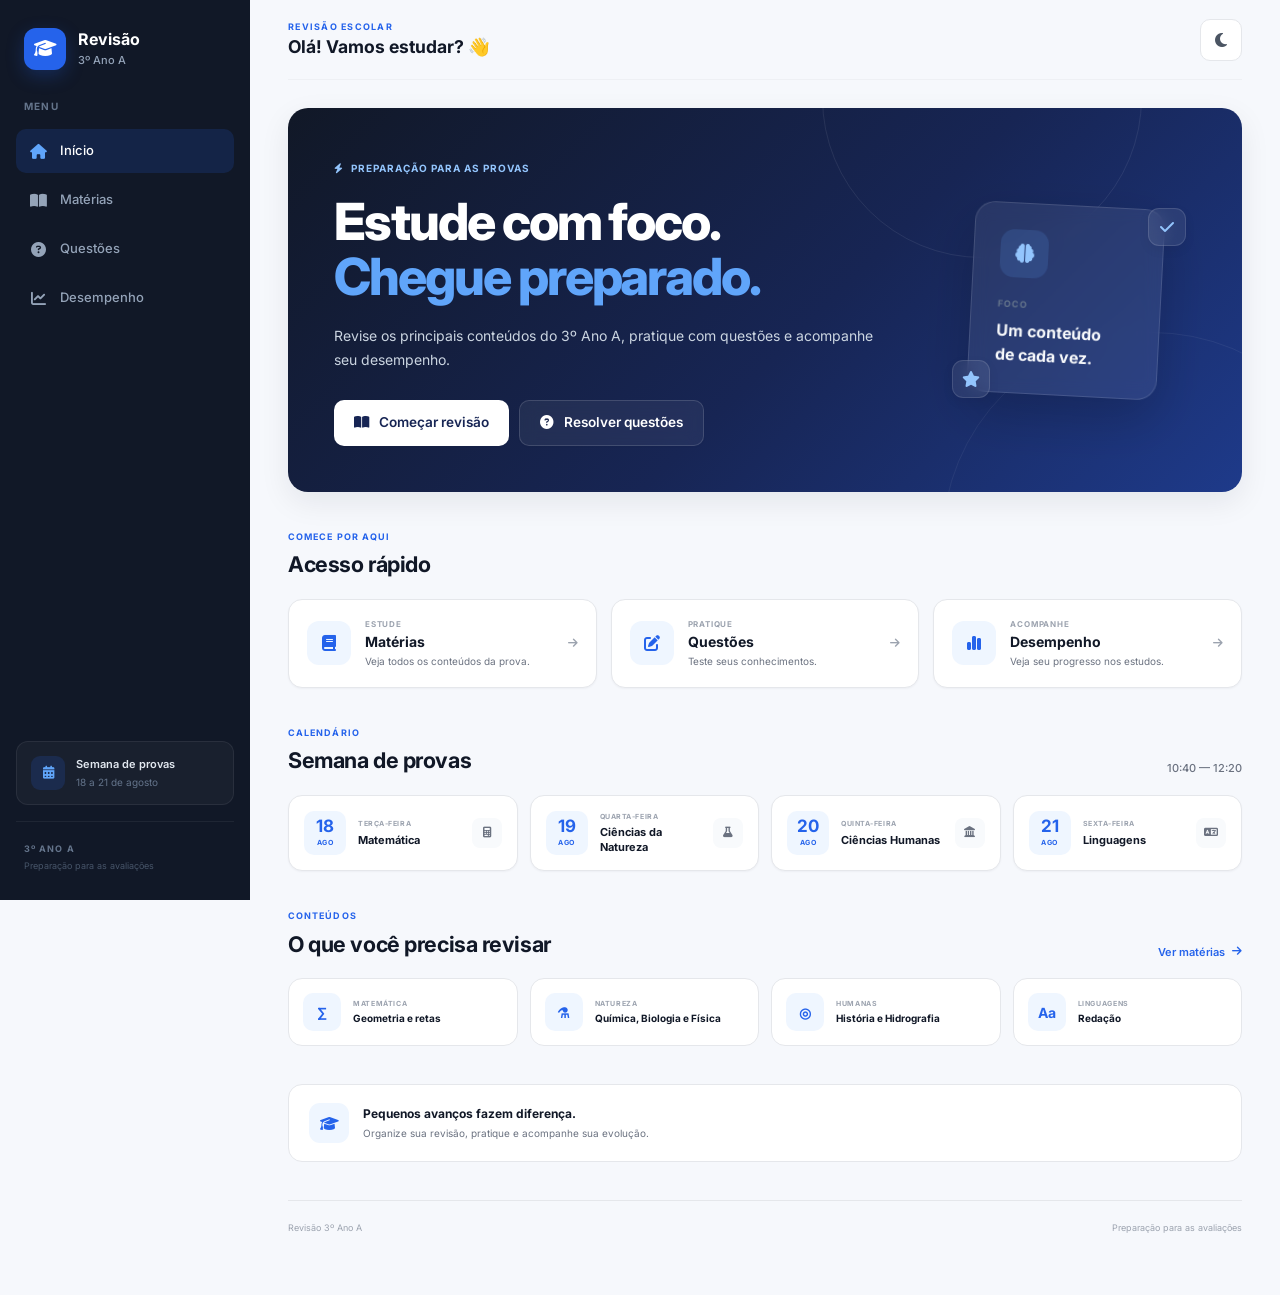
<file: index.html>
<!DOCTYPE html>
<html lang="pt-BR">
<head>
    <meta charset="UTF-8">
    <meta name="viewport" content="width=device-width, initial-scale=1.0">

    <title>Revisão 3º Ano A</title>

    <!-- Fontes -->
    <link rel="preconnect" href="https://fonts.googleapis.com">
    <link rel="preconnect" href="https://fonts.gstatic.com" crossorigin>

    <link
        href="https://fonts.googleapis.com/css2?family=Inter:wght@400;500;600;700;800&display=swap"
        rel="stylesheet"
    >

    <!-- Font Awesome -->
    <link
        rel="stylesheet"
        href="https://cdnjs.cloudflare.com/ajax/libs/font-awesome/6.5.2/css/all.min.css"
    >

    <!-- CSS -->
    <link rel="stylesheet" href="reset.css">
    <link rel="stylesheet" href="variables.css">
    <link rel="stylesheet" href="components.css">
    <link rel="stylesheet" href="style.css">
</head>

<body>

    <!-- =========================================
         APLICAÇÃO
    ========================================== -->

    <div class="app">

        <!-- =====================================
             SIDEBAR
        ====================================== -->

        <aside class="sidebar">

            <!-- Logo -->
            <div class="sidebar-logo">

                <div class="logo-icon">
                    <i class="fa-solid fa-graduation-cap"></i>
                </div>

                <div class="logo-text">
                    <strong>Revisão</strong>
                    <span>3º Ano A</span>
                </div>

            </div>


            <!-- Navegação -->
            <nav class="sidebar-nav">

                <p class="nav-title">MENU</p>

                <a href="index.html" class="nav-item active">
                    <i class="fa-solid fa-house"></i>
                    <span>Início</span>
                </a>

                <a href="materias.html" class="nav-item">
                    <i class="fa-solid fa-book-open"></i>
                    <span>Matérias</span>
                </a>

                <a href="questoes.html" class="nav-item">
                    <i class="fa-solid fa-circle-question"></i>
                    <span>Questões</span>
                </a>

                <a href="desempenho.html" class="nav-item">
                    <i class="fa-solid fa-chart-line"></i>
                    <span>Desempenho</span>
                </a>

            </nav>


            <!-- Informações da prova -->
            <div class="sidebar-exam">

                <div class="exam-icon">
                    <i class="fa-solid fa-calendar-days"></i>
                </div>

                <div>
                    <strong>Semana de provas</strong>
                    <span>18 a 21 de agosto</span>
                </div>

            </div>


            <!-- Rodapé -->
            <div class="sidebar-footer">
                <span>3º ANO A</span>
                <small>Preparação para as avaliações</small>
            </div>

        </aside>


        <!-- =====================================
             CONTEÚDO PRINCIPAL
        ====================================== -->

        <main class="main-content">

            <!-- Cabeçalho -->
            <header class="topbar">

                <div class="mobile-menu">
                    <button id="menuToggle" aria-label="Abrir menu">
                        <i class="fa-solid fa-bars"></i>
                    </button>
                </div>

                <div class="topbar-title">
                    <span>REVISÃO ESCOLAR</span>
                    <h1>Olá! Vamos estudar? 👋</h1>
                </div>

                <div class="topbar-actions">

                    <button
                        class="icon-button"
                        id="themeToggle"
                        aria-label="Alterar tema"
                        title="Alterar tema"
                    >
                        <i class="fa-solid fa-moon"></i>
                    </button>

                </div>

            </header>


            <!-- =================================
                 HERO
            ================================== -->

            <section class="hero">

                <div class="hero-content">

                    <span class="hero-label">
                        <i class="fa-solid fa-bolt"></i>
                        PREPARAÇÃO PARA AS PROVAS
                    </span>

                    <h2>
                        Estude com foco.
                        <br>
                        <span>Chegue preparado.</span>
                    </h2>

                    <p>
                        Revise os principais conteúdos do 3º Ano A,
                        pratique com questões e acompanhe seu desempenho.
                    </p>

                    <div class="hero-actions">

                        <a href="materias.html" class="btn btn-primary">
                            <i class="fa-solid fa-book-open"></i>
                            Começar revisão
                        </a>

                        <a href="questoes.html" class="btn btn-secondary">
                            <i class="fa-solid fa-circle-question"></i>
                            Resolver questões
                        </a>

                    </div>

                </div>


                <!-- Elemento visual -->
                <div class="hero-visual">

                    <div class="hero-card">

                        <div class="hero-card-icon">
                            <i class="fa-solid fa-brain"></i>
                        </div>

                        <span>FOCO</span>

                        <strong>
                            Um conteúdo
                            <br>
                            de cada vez.
                        </strong>

                    </div>

                    <div class="floating-element floating-one">
                        <i class="fa-solid fa-check"></i>
                    </div>

                    <div class="floating-element floating-two">
                        <i class="fa-solid fa-star"></i>
                    </div>

                </div>

            </section>


            <!-- =================================
                 ACESSO RÁPIDO
            ================================== -->

            <section class="section">

                <div class="section-header">

                    <div>
                        <span class="section-label">COMECE POR AQUI</span>
                        <h2>Acesso rápido</h2>
                    </div>

                </div>


                <div class="quick-grid">

                    <!-- Matérias -->
                    <a href="materias.html" class="quick-card">

                        <div class="quick-icon">
                            <i class="fa-solid fa-book"></i>
                        </div>

                        <div class="quick-info">
                            <span>ESTUDE</span>
                            <h3>Matérias</h3>
                            <p>Veja todos os conteúdos da prova.</p>
                        </div>

                        <i class="fa-solid fa-arrow-right quick-arrow"></i>

                    </a>


                    <!-- Questões -->
                    <a href="questoes.html" class="quick-card">

                        <div class="quick-icon">
                            <i class="fa-solid fa-pen-to-square"></i>
                        </div>

                        <div class="quick-info">
                            <span>PRATIQUE</span>
                            <h3>Questões</h3>
                            <p>Teste seus conhecimentos.</p>
                        </div>

                        <i class="fa-solid fa-arrow-right quick-arrow"></i>

                    </a>


                    <!-- Desempenho -->
                    <a href="desempenho.html" class="quick-card">

                        <div class="quick-icon">
                            <i class="fa-solid fa-chart-simple"></i>
                        </div>

                        <div class="quick-info">
                            <span>ACOMPANHE</span>
                            <h3>Desempenho</h3>
                            <p>Veja seu progresso nos estudos.</p>
                        </div>

                        <i class="fa-solid fa-arrow-right quick-arrow"></i>

                    </a>

                </div>

            </section>


            <!-- =================================
                 CRONOGRAMA
            ================================== -->

            <section class="section">

                <div class="section-header">

                    <div>
                        <span class="section-label">CALENDÁRIO</span>
                        <h2>Semana de provas</h2>
                    </div>

                    <span class="section-info">
                        10:40 — 12:20
                    </span>

                </div>


                <div class="schedule-grid">

                    <!-- Matemática -->
                    <div class="schedule-card">

                        <div class="schedule-date">
                            <span>18</span>
                            <small>AGO</small>
                        </div>

                        <div class="schedule-info">
                            <span>TERÇA-FEIRA</span>
                            <h3>Matemática</h3>
                        </div>

                        <div class="schedule-icon">
                            <i class="fa-solid fa-calculator"></i>
                        </div>

                    </div>


                    <!-- Natureza -->
                    <div class="schedule-card">

                        <div class="schedule-date">
                            <span>19</span>
                            <small>AGO</small>
                        </div>

                        <div class="schedule-info">
                            <span>QUARTA-FEIRA</span>
                            <h3>Ciências da Natureza</h3>
                        </div>

                        <div class="schedule-icon">
                            <i class="fa-solid fa-flask"></i>
                        </div>

                    </div>


                    <!-- Humanas -->
                    <div class="schedule-card">

                        <div class="schedule-date">
                            <span>20</span>
                            <small>AGO</small>
                        </div>

                        <div class="schedule-info">
                            <span>QUINTA-FEIRA</span>
                            <h3>Ciências Humanas</h3>
                        </div>

                        <div class="schedule-icon">
                            <i class="fa-solid fa-landmark"></i>
                        </div>

                    </div>


                    <!-- Linguagens -->
                    <div class="schedule-card">

                        <div class="schedule-date">
                            <span>21</span>
                            <small>AGO</small>
                        </div>

                        <div class="schedule-info">
                            <span>SEXTA-FEIRA</span>
                            <h3>Linguagens</h3>
                        </div>

                        <div class="schedule-icon">
                            <i class="fa-solid fa-language"></i>
                        </div>

                    </div>

                </div>

            </section>


            <!-- =================================
                 CONTEÚDOS
            ================================== -->

            <section class="section">

                <div class="section-header">

                    <div>
                        <span class="section-label">CONTEÚDOS</span>
                        <h2>O que você precisa revisar</h2>
                    </div>

                    <a href="materias.html" class="section-link">
                        Ver matérias
                        <i class="fa-solid fa-arrow-right"></i>
                    </a>

                </div>


                <div class="subjects-overview">

                    <!-- Matemática -->
                    <a href="materias.html" class="subject-mini">

                        <div class="subject-mini-icon">
                            ∑
                        </div>

                        <div>
                            <span>MATEMÁTICA</span>
                            <strong>Geometria e retas</strong>
                        </div>

                    </a>


                    <!-- Natureza -->
                    <a href="materias.html" class="subject-mini">

                        <div class="subject-mini-icon">
                            ⚗
                        </div>

                        <div>
                            <span>NATUREZA</span>
                            <strong>Química, Biologia e Física</strong>
                        </div>

                    </a>


                    <!-- Humanas -->
                    <a href="materias.html" class="subject-mini">

                        <div class="subject-mini-icon">
                            ◎
                        </div>

                        <div>
                            <span>HUMANAS</span>
                            <strong>História e Hidrografia</strong>
                        </div>

                    </a>


                    <!-- Linguagens -->
                    <a href="materias.html" class="subject-mini">

                        <div class="subject-mini-icon">
                            Aa
                        </div>

                        <div>
                            <span>LINGUAGENS</span>
                            <strong>Redação</strong>
                        </div>

                    </a>

                </div>

            </section>


            <!-- =================================
                 FRASE FINAL
            ================================== -->

            <section class="motivation">

                <div class="motivation-icon">
                    <i class="fa-solid fa-graduation-cap"></i>
                </div>

                <div>
                    <strong>Pequenos avanços fazem diferença.</strong>
                    <p>
                        Organize sua revisão, pratique e acompanhe sua evolução.
                    </p>
                </div>

            </section>


            <!-- Rodapé -->
            <footer class="footer">

                <span>
                    Revisão 3º Ano A
                </span>

                <span>
                    Preparação para as avaliações
                </span>

            </footer>

        </main>

    </div>


    <!-- =========================================
         JAVASCRIPT
    ========================================== -->

    <script src="progresso.js"></script>
    <script src="questoes.js"></script>
    <script src="app.js"></script>

</body>
</html>
</file>
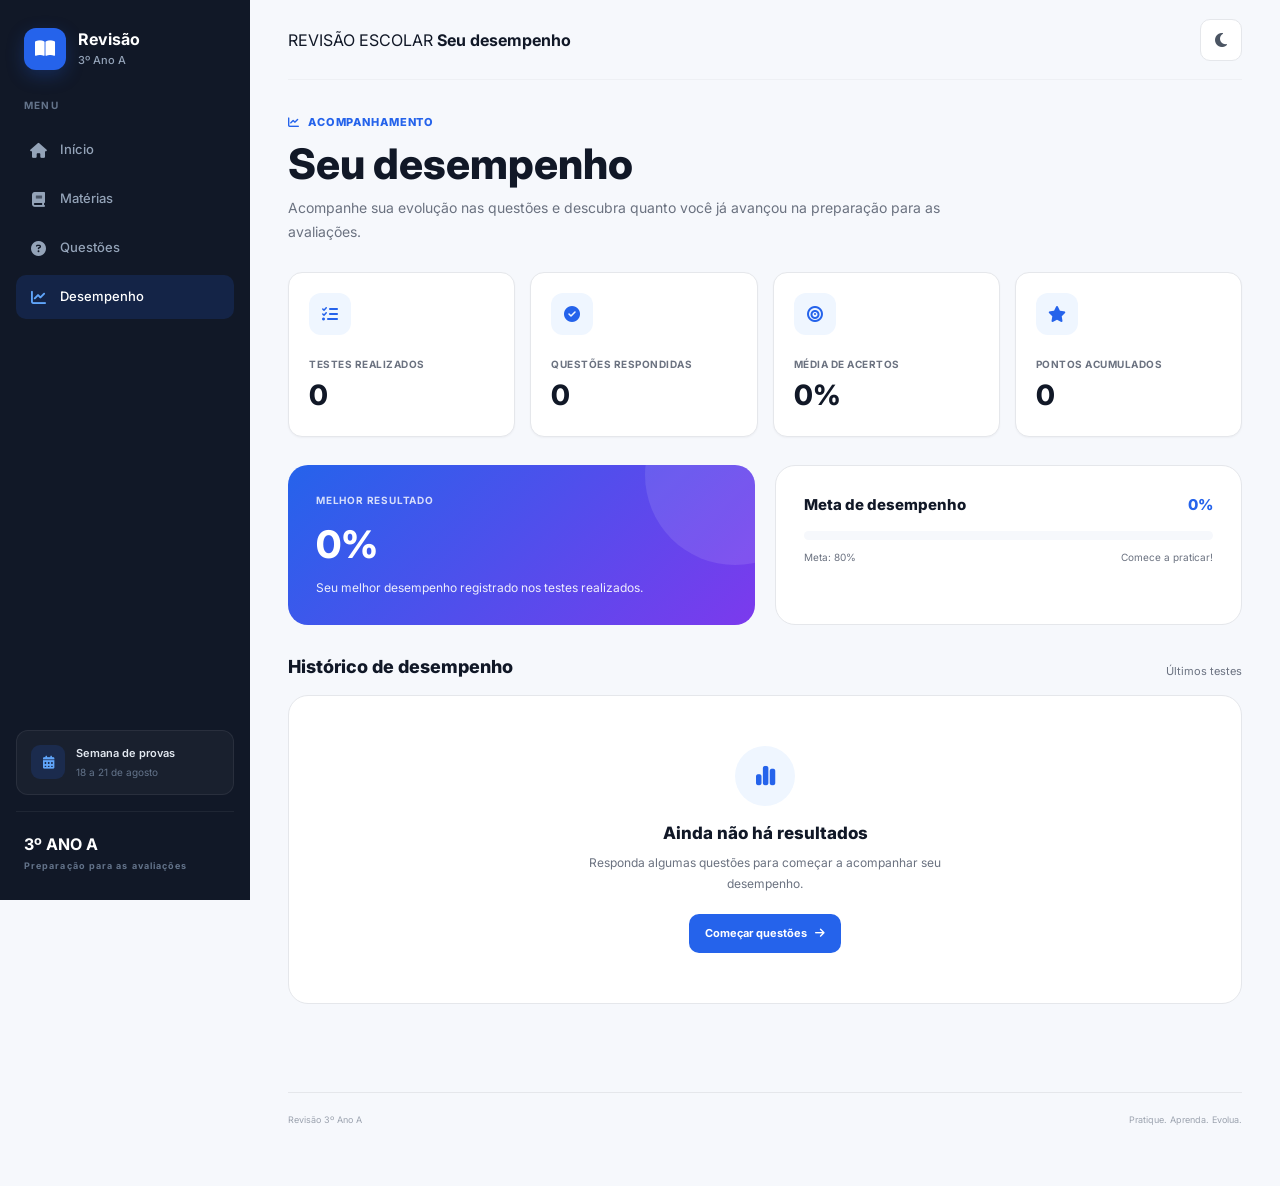
<file: desempenho.html>
<!DOCTYPE html>
<html lang="pt-BR">

<head>

    <meta charset="UTF-8">

    <meta
        name="viewport"
        content="width=device-width, initial-scale=1.0"
    >

    <title>Desempenho | Revisão 3º Ano A</title>


    <!-- =====================================================
         FONTES
         ===================================================== -->

    <link
        rel="preconnect"
        href="https://fonts.googleapis.com"
    >

    <link
        rel="preconnect"
        href="https://fonts.gstatic.com"
        crossorigin
    >

    <link
        href="https://fonts.googleapis.com/css2?family=Inter:wght@400;500;600;700;800&display=swap"
        rel="stylesheet"
    >


    <!-- =====================================================
         FONT AWESOME
         ===================================================== -->

    <link
        rel="stylesheet"
        href="https://cdnjs.cloudflare.com/ajax/libs/font-awesome/6.5.2/css/all.min.css"
    >


    <!-- =====================================================
         CSS
         ===================================================== -->

    <link
        rel="stylesheet"
        href="reset.css"
    >

    <link
        rel="stylesheet"
        href="variables.css"
    >

    <link
        rel="stylesheet"
        href="components.css"
    >

    <link
        rel="stylesheet"
        href="style.css"
    >


    <!-- =====================================================
         ESTILO DA PÁGINA
         ===================================================== -->

    <style>

        /* =================================================
           CONTAINER
           ================================================= */

        .performance-container {

            width: 100%;

            max-width: 1200px;

            margin: 0 auto;

            padding-top: 28px;

            padding-bottom: 50px;

        }


        /* =================================================
           CABEÇALHO
           ================================================= */

        .performance-header {

            margin-bottom: 28px;

        }


        .performance-label {

            display: inline-flex;
            align-items: center;

            gap: 8px;

            margin-bottom: 9px;

            color: var(--color-primary);

            font-size: 11px;
            font-weight: 800;

            text-transform: uppercase;

            letter-spacing: 0.08em;

        }


        .performance-title {

            margin-bottom: 8px;

            color: var(--color-text);

            font-size: clamp(28px, 4vw, 42px);

            font-weight: 800;

            line-height: 1.15;

        }


        .performance-description {

            max-width: 700px;

            color: var(--color-text-muted);

            font-size: 14px;

            line-height: 1.7;

        }


        /* =================================================
           CARDS PRINCIPAIS
           ================================================= */

        .performance-grid {

            display: grid;

            grid-template-columns:
                repeat(4, 1fr);

            gap: 15px;

            margin-bottom: 28px;

        }


        .performance-card {

            padding: 20px;

            border: 1px solid var(--color-border);

            border-radius: var(--radius-lg);

            background: var(--color-surface);

            box-shadow: var(--shadow-sm);

        }


        .performance-card-top {

            display: flex;

            align-items: center;

            justify-content: space-between;

            gap: 10px;

            margin-bottom: 15px;

        }


        .performance-icon {

            width: 42px;
            height: 42px;

            display: flex;

            align-items: center;
            justify-content: center;

            border-radius: 12px;

            background: var(--color-primary-light);

            color: var(--color-primary);

        }


        .performance-card-label {

            color: var(--color-text-muted);

            font-size: 10px;

            font-weight: 700;

            text-transform: uppercase;

            letter-spacing: 0.05em;

        }


        .performance-value {

            color: var(--color-text);

            font-size: 28px;

            font-weight: 800;

        }


        /* =================================================
           DESTAQUE
           ================================================= */

        .performance-highlight {

            display: grid;

            grid-template-columns:
                1fr 1fr;

            gap: 20px;

            margin-bottom: 28px;

        }


        .highlight-card {

            position: relative;

            padding: 28px;

            border-radius: var(--radius-xl);

            background:
                linear-gradient(
                    135deg,
                    var(--color-primary),
                    var(--color-secondary)
                );

            color: #ffffff;

            overflow: hidden;

        }


        .highlight-card::after {

            content: "";

            position: absolute;

            width: 180px;
            height: 180px;

            right: -70px;
            top: -80px;

            border-radius: 50%;

            background: rgba(
                255,
                255,
                255,
                0.10
            );

        }


        .highlight-label {

            position: relative;

            z-index: 1;

            margin-bottom: 8px;

            font-size: 10px;

            font-weight: 700;

            text-transform: uppercase;

            letter-spacing: 0.08em;

            opacity: 0.8;

        }


        .highlight-value {

            position: relative;

            z-index: 1;

            margin-bottom: 5px;

            font-size: 38px;

            font-weight: 800;

        }


        .highlight-text {

            position: relative;

            z-index: 1;

            max-width: 500px;

            font-size: 12px;

            line-height: 1.6;

            opacity: 0.9;

        }


        /* =================================================
           META DE ESTUDO
           ================================================= */

        .goal-card {

            padding: 28px;

            border: 1px solid var(--color-border);

            border-radius: var(--radius-xl);

            background: var(--color-surface);

        }


        .goal-header {

            display: flex;

            align-items: center;

            justify-content: space-between;

            gap: 15px;

            margin-bottom: 15px;

        }


        .goal-title {

            color: var(--color-text);

            font-size: 15px;

            font-weight: 800;

        }


        .goal-percent {

            color: var(--color-primary);

            font-size: 15px;

            font-weight: 800;

        }


        .progress-bar {

            width: 100%;

            height: 9px;

            overflow: hidden;

            border-radius: 999px;

            background: var(--color-background);

        }


        .progress-fill {

            width: 0%;

            height: 100%;

            border-radius: inherit;

            background: var(--color-primary);

            transition: width 0.5s ease;

        }


        .goal-info {

            display: flex;

            justify-content: space-between;

            gap: 15px;

            margin-top: 10px;

            color: var(--color-text-muted);

            font-size: 10px;

        }


        /* =================================================
           HISTÓRICO
           ================================================= */

        .history-section {

            margin-top: 28px;

        }


        .section-heading {

            display: flex;

            align-items: flex-end;

            justify-content: space-between;

            gap: 15px;

            margin-bottom: 15px;

        }


        .section-heading h2 {

            color: var(--color-text);

            font-size: 18px;

            font-weight: 800;

        }


        .section-heading span {

            color: var(--color-text-muted);

            font-size: 11px;

        }


        .history-card {

            border: 1px solid var(--color-border);

            border-radius: var(--radius-xl);

            background: var(--color-surface);

            overflow: hidden;

        }


        .history-item {

            display: grid;

            grid-template-columns:
                50px
                1fr
                100px
                100px;

            align-items: center;

            gap: 15px;

            padding: 17px 22px;

            border-bottom: 1px solid var(--color-border);

        }


        .history-item:last-child {

            border-bottom: 0;

        }


        .history-number {

            width: 35px;
            height: 35px;

            display: flex;

            align-items: center;
            justify-content: center;

            border-radius: 10px;

            background: var(--color-primary-light);

            color: var(--color-primary);

            font-size: 11px;

            font-weight: 800;

        }


        .history-info strong {

            display: block;

            margin-bottom: 3px;

            color: var(--color-text);

            font-size: 12px;

        }


        .history-info span {

            color: var(--color-text-muted);

            font-size: 10px;

        }


        .history-score {

            color: var(--color-text);

            font-size: 13px;

            font-weight: 800;

            text-align: center;

        }


        .history-percent {

            color: var(--color-primary);

            font-size: 13px;

            font-weight: 800;

            text-align: right;

        }


        /* =================================================
           ESTADO VAZIO
           ================================================= */

        .empty-state {

            padding: 50px 25px;

            text-align: center;

        }


        .empty-icon {

            width: 60px;
            height: 60px;

            display: flex;

            align-items: center;
            justify-content: center;

            margin: 0 auto 15px;

            border-radius: 50%;

            background: var(--color-primary-light);

            color: var(--color-primary);

            font-size: 22px;

        }


        .empty-state h3 {

            margin-bottom: 7px;

            color: var(--color-text);

            font-size: 17px;

            font-weight: 800;

        }


        .empty-state p {

            max-width: 420px;

            margin: 0 auto 20px;

            color: var(--color-text-muted);

            font-size: 12px;

            line-height: 1.7;

        }


        .empty-button {

            display: inline-flex;

            align-items: center;

            gap: 8px;

            padding: 11px 16px;

            border-radius: var(--radius-md);

            background: var(--color-primary);

            color: #ffffff;

            font-size: 11px;

            font-weight: 700;

            text-decoration: none;

        }


        .empty-button:hover {

            background: var(--color-primary-dark);

        }


        /* =================================================
           RESPONSIVIDADE
           ================================================= */

        @media (max-width: 1000px) {

            .performance-grid {

                grid-template-columns:
                    repeat(2, 1fr);

            }

        }


        @media (max-width: 800px) {

            .performance-container {

                padding-top: 20px;

            }


            .performance-highlight {

                grid-template-columns: 1fr;

            }


            .history-item {

                grid-template-columns:
                    45px
                    1fr
                    80px;

            }


            .history-percent {

                display: none;

            }

        }


        @media (max-width: 520px) {

            .performance-grid {

                grid-template-columns: 1fr;

            }


            .highlight-card,
            .goal-card {

                padding: 22px;

            }


            .history-item {

                grid-template-columns:
                    40px
                    1fr
                    70px;

                padding: 15px;

            }

        }

    </style>

</head>


<body>

    <div class="app">


        <!-- =================================================
             SIDEBAR
             ================================================= -->

        <aside class="sidebar">

            <div class="sidebar-logo">

                <div class="logo-icon">

                    <i class="fa-solid fa-book-open"></i>

                </div>


                <div class="logo-text">

                    <strong>
                        Revisão
                    </strong>

                    <span>
                        3º Ano A
                    </span>

                </div>

            </div>


            <nav class="sidebar-nav">

                <span class="nav-title">
                    MENU
                </span>


                <a
                    href="index.html"
                    class="nav-item"
                >

                    <i class="fa-solid fa-house"></i>

                    <span>
                        Início
                    </span>

                </a>


                <a
                    href="materias.html"
                    class="nav-item"
                >

                    <i class="fa-solid fa-book"></i>

                    <span>
                        Matérias
                    </span>

                </a>


                <a
                    href="questoes.html"
                    class="nav-item"
                >

                    <i class="fa-solid fa-circle-question"></i>

                    <span>
                        Questões
                    </span>

                </a>


                <a
                    href="desempenho.html"
                    class="nav-item active"
                >

                    <i class="fa-solid fa-chart-line"></i>

                    <span>
                        Desempenho
                    </span>

                </a>

            </nav>


            <div class="sidebar-exam">

                <div class="exam-icon">

                    <i class="fa-solid fa-calendar-days"></i>

                </div>


                <div>

                    <strong>
                        Semana de provas
                    </strong>

                    <span>
                        18 a 21 de agosto
                    </span>

                </div>

            </div>


            <div class="sidebar-footer">

                <strong>
                    3º ANO A
                </strong>

                <span>
                    Preparação para as avaliações
                </span>

            </div>

        </aside>


        <!-- =================================================
             CONTEÚDO
             ================================================= -->

        <main class="main-content">


            <!-- =================================================
                 TOPBAR
                 ================================================= -->

            <header class="topbar">

                <div class="topbar-title">

                    <button
                        class="icon-button mobile-menu"
                        id="menuToggle"
                        aria-label="Abrir menu"
                    >

                        <i class="fa-solid fa-bars"></i>

                    </button>


                    <div>

                        <span>
                            REVISÃO ESCOLAR
                        </span>

                        <strong>
                            Seu desempenho
                        </strong>

                    </div>

                </div>


                <div class="topbar-actions">

                    <button
                        class="icon-button"
                        id="themeToggle"
                        aria-label="Ativar modo escuro"
                    >

                        <i class="fa-solid fa-moon"></i>

                    </button>

                </div>

            </header>


            <!-- =================================================
                 CONTAINER
                 ================================================= -->

            <div class="performance-container">


                <!-- =================================================
                     CABEÇALHO
                     ================================================= -->

                <header class="performance-header">

                    <div class="performance-label">

                        <i class="fa-solid fa-chart-line"></i>

                        Acompanhamento

                    </div>


                    <h1 class="performance-title">

                        Seu desempenho

                    </h1>


                    <p class="performance-description">

                        Acompanhe sua evolução nas questões
                        e descubra quanto você já avançou
                        na preparação para as avaliações.

                    </p>

                </header>


                <!-- =================================================
                     CARDS
                     ================================================= -->

                <section class="performance-grid">


                    <article class="performance-card">

                        <div class="performance-card-top">

                            <div class="performance-icon">

                                <i class="fa-solid fa-list-check"></i>

                            </div>

                        </div>


                        <span class="performance-card-label">

                            Testes realizados

                        </span>


                        <div
                            class="performance-value"
                            id="totalTests"
                        >
                            0
                        </div>

                    </article>


                    <article class="performance-card">

                        <div class="performance-card-top">

                            <div class="performance-icon">

                                <i class="fa-solid fa-circle-check"></i>

                            </div>

                        </div>


                        <span class="performance-card-label">

                            Questões respondidas

                        </span>


                        <div
                            class="performance-value"
                            id="totalQuestions"
                        >
                            0
                        </div>

                    </article>


                    <article class="performance-card">

                        <div class="performance-card-top">

                            <div class="performance-icon">

                                <i class="fa-solid fa-bullseye"></i>

                            </div>

                        </div>


                        <span class="performance-card-label">

                            Média de acertos

                        </span>


                        <div
                            class="performance-value"
                            id="averageScore"
                        >
                            0%
                        </div>

                    </article>


                    <article class="performance-card">

                        <div class="performance-card-top">

                            <div class="performance-icon">

                                <i class="fa-solid fa-star"></i>

                            </div>

                        </div>


                        <span class="performance-card-label">

                            Pontos acumulados

                        </span>


                        <div
                            class="performance-value"
                            id="totalPoints"
                        >
                            0
                        </div>

                    </article>

                </section>


                <!-- =================================================
                     DESTAQUES
                     ================================================= -->

                <section class="performance-highlight">


                    <article class="highlight-card">

                        <div class="highlight-label">

                            Melhor resultado

                        </div>


                        <div
                            class="highlight-value"
                            id="bestScore"
                        >
                            0%
                        </div>


                        <p class="highlight-text">

                            Seu melhor desempenho registrado
                            nos testes realizados.

                        </p>

                    </article>


                    <article class="goal-card">

                        <div class="goal-header">

                            <span class="goal-title">

                                Meta de desempenho

                            </span>


                            <span
                                class="goal-percent"
                                id="goalPercent"
                            >
                                0%

                            </span>

                        </div>


                        <div class="progress-bar">

                            <div
                                class="progress-fill"
                                id="goalProgress"
                            ></div>

                        </div>


                        <div class="goal-info">

                            <span>
                                Meta: 80%
                            </span>

                            <span id="goalMessage">
                                Comece a praticar!
                            </span>

                        </div>

                    </article>

                </section>


                <!-- =================================================
                     HISTÓRICO
                     ================================================= -->

                <section class="history-section">


                    <div class="section-heading">

                        <div>

                            <h2>
                                Histórico de desempenho
                            </h2>

                        </div>


                        <span>
                            Últimos testes
                        </span>

                    </div>


                    <div
                        class="history-card"
                        id="historyCard"
                    >

                        <!--
                            O histórico será preenchido
                            automaticamente pelo JavaScript.
                        -->

                    </div>

                </section>

            </div>


            <!-- =================================================
                 FOOTER
                 ================================================= -->

            <footer class="footer">

                <span>
                    Revisão 3º Ano A
                </span>

                <span>
                    Pratique. Aprenda. Evolua.
                </span>

            </footer>

        </main>

    </div>


    <!-- =====================================================
         JAVASCRIPT
         ===================================================== -->

    <script src="progresso.js"></script>

    <script src="questoes.js"></script>

    <script src="app.js"></script>


    <!-- =====================================================
         DESEMPENHO
         ===================================================== -->

    <script>

        "use strict";


        /* =================================================
           ELEMENTOS
           ================================================= */

        const totalTests =
            document.getElementById(
                "totalTests"
            );


        const totalQuestions =
            document.getElementById(
                "totalQuestions"
            );


        const averageScore =
            document.getElementById(
                "averageScore"
            );


        const totalPoints =
            document.getElementById(
                "totalPoints"
            );


        const bestScore =
            document.getElementById(
                "bestScore"
            );


        const goalPercent =
            document.getElementById(
                "goalPercent"
            );


        const goalProgress =
            document.getElementById(
                "goalProgress"
            );


        const goalMessage =
            document.getElementById(
                "goalMessage"
            );


        const historyCard =
            document.getElementById(
                "historyCard"
            );


        /* =================================================
           CONFIGURAÇÃO
           ================================================= */

        const RESULT_KEY =
            "revisao-3a-resultados";


        /* =================================================
           CARREGAR RESULTADOS
           ================================================= */

        function carregarResultados() {

            try {

                const dados =
                    localStorage.getItem(
                        RESULT_KEY
                    );


                if (!dados) {

                    return [];

                }


                const resultados =
                    JSON.parse(
                        dados
                    );


                if (
                    !Array.isArray(
                        resultados
                    )
                ) {

                    return [];

                }


                return resultados;

            } catch (error) {

                console.error(
                    "Erro ao carregar resultados:",
                    error
                );

                return [];

            }

        }


        /* =================================================
           CALCULAR ESTATÍSTICAS
           ================================================= */

        function calcularEstatisticas(
            resultados
        ) {

            if (
                resultados.length === 0
            ) {

                return {

                    testes: 0,

                    questoes: 0,

                    acertos: 0,

                    pontos: 0,

                    media: 0,

                    melhor: 0

                };

            }


            let questoes = 0;

            let acertos = 0;

            let pontos = 0;

            let melhor = 0;


            resultados.forEach(
                (resultado) => {

                    questoes +=
                        Number(
                            resultado.total
                        ) || 0;


                    acertos +=
                        Number(
                            resultado.acertos
                        ) || 0;


                    pontos +=
                        Number(
                            resultado.pontuacao
                        ) || 0;


                    const porcentagem =
                        Number(
                            resultado.porcentagem
                        ) || 0;


                    if (
                        porcentagem > melhor
                    ) {

                        melhor =
                            porcentagem;

                    }

                }
            );


            const media =
                questoes > 0
                    ? Math.round(
                        (
                            acertos /
                            questoes
                        ) * 100
                    )
                    : 0;


            return {

                testes:
                    resultados.length,

                questoes,

                acertos,

                pontos,

                media,

                melhor

            };

        }


        /* =================================================
           ATUALIZAR CARDS
           ================================================= */

        function atualizarCards(
            estatisticas
        ) {

            totalTests.textContent =
                estatisticas.testes;


            totalQuestions.textContent =
                estatisticas.questoes;


            averageScore.textContent =
                `${estatisticas.media}%`;


            totalPoints.textContent =
                estatisticas.pontos;


            bestScore.textContent =
                `${estatisticas.melhor}%`;


            const progresso =
                Math.min(
                    estatisticas.media,
                    100
                );


            goalPercent.textContent =
                `${progresso}%`;


            goalProgress.style.width =
                `${progresso}%`;


            if (
                progresso >= 80
            ) {

                goalMessage.textContent =
                    "Meta alcançada!";

            } else if (
                progresso >= 60
            ) {

                goalMessage.textContent =
                    "Você está chegando lá!";

            } else if (
                progresso > 0
            ) {

                goalMessage.textContent =
                    "Continue praticando!";

            } else {

                goalMessage.textContent =
                    "Comece a praticar!";

            }

        }


        /* =================================================
           FORMATAR DATA
           ================================================= */

        function formatarData(
            data
        ) {

            try {

                const dataFormatada =
                    new Date(data);


                if (
                    Number.isNaN(
                        dataFormatada.getTime()
                    )
                ) {

                    return "Data desconhecida";

                }


                return dataFormatada.toLocaleDateString(
                    "pt-BR",
                    {
                        day: "2-digit",
                        month: "2-digit",
                        year: "numeric"
                    }
                );

            } catch {

                return "Data desconhecida";

            }

        }


        /* =================================================
           HISTÓRICO VAZIO
           ================================================= */

        function mostrarEstadoVazio() {

            historyCard.innerHTML = `

                <div class="empty-state">

                    <div class="empty-icon">

                        <i class="fa-solid fa-chart-simple"></i>

                    </div>


                    <h3>
                        Ainda não há resultados
                    </h3>


                    <p>
                        Responda algumas questões para
                        começar a acompanhar seu desempenho.
                    </p>


                    <a
                        href="questoes.html"
                        class="empty-button"
                    >

                        Começar questões

                        <i class="fa-solid fa-arrow-right"></i>

                    </a>

                </div>

            `;

        }


        /* =================================================
           RENDERIZAR HISTÓRICO
           ================================================= */

        function renderizarHistorico(
            resultados
        ) {

            if (
                resultados.length === 0
            ) {

                mostrarEstadoVazio();

                return;

            }


            historyCard.innerHTML =
                "";


            /*
             * Mostra os resultados
             * mais recentes primeiro.
             */

            const recentes =
                [...resultados]
                    .reverse()
                    .slice(0, 10);


            recentes.forEach(
                (
                    resultado,
                    indice
                ) => {

                    const item =
                        document.createElement(
                            "div"
                        );


                    item.className =
                        "history-item";


                    const porcentagem =
                        Number(
                            resultado.porcentagem
                        ) || 0;


                    const total =
                        Number(
                            resultado.total
                        ) || 0;


                    const acertos =
                        Number(
                            resultado.acertos
                        ) || 0;


                    const pontuacao =
                        Number(
                            resultado.pontuacao
                        ) || 0;


                    item.innerHTML = `

                        <div class="history-number">

                            ${resultados.length - indice}

                        </div>


                        <div class="history-info">

                            <strong>
                                Simulado de revisão
                            </strong>

                            <span>
                                ${formatarData(
                                    resultado.data
                                )}

                            </span>

                        </div>


                        <div class="history-score">

                            ${acertos}/${total}

                        </div>


                        <div class="history-percent">

                            ${porcentagem}%

                        </div>

                    `;


                    historyCard.appendChild(
                        item
                    );

                }
            );

        }


        /* =================================================
           INICIALIZAÇÃO
           ================================================= */

        function inicializarDesempenho() {

            const resultados =
                carregarResultados();


            const estatisticas =
                calcularEstatisticas(
                    resultados
                );


            atualizarCards(
                estatisticas
            );


            renderizarHistorico(
                resultados
            );

        }


        inicializarDesempenho();

    </script>

</body>

</html>
</file>
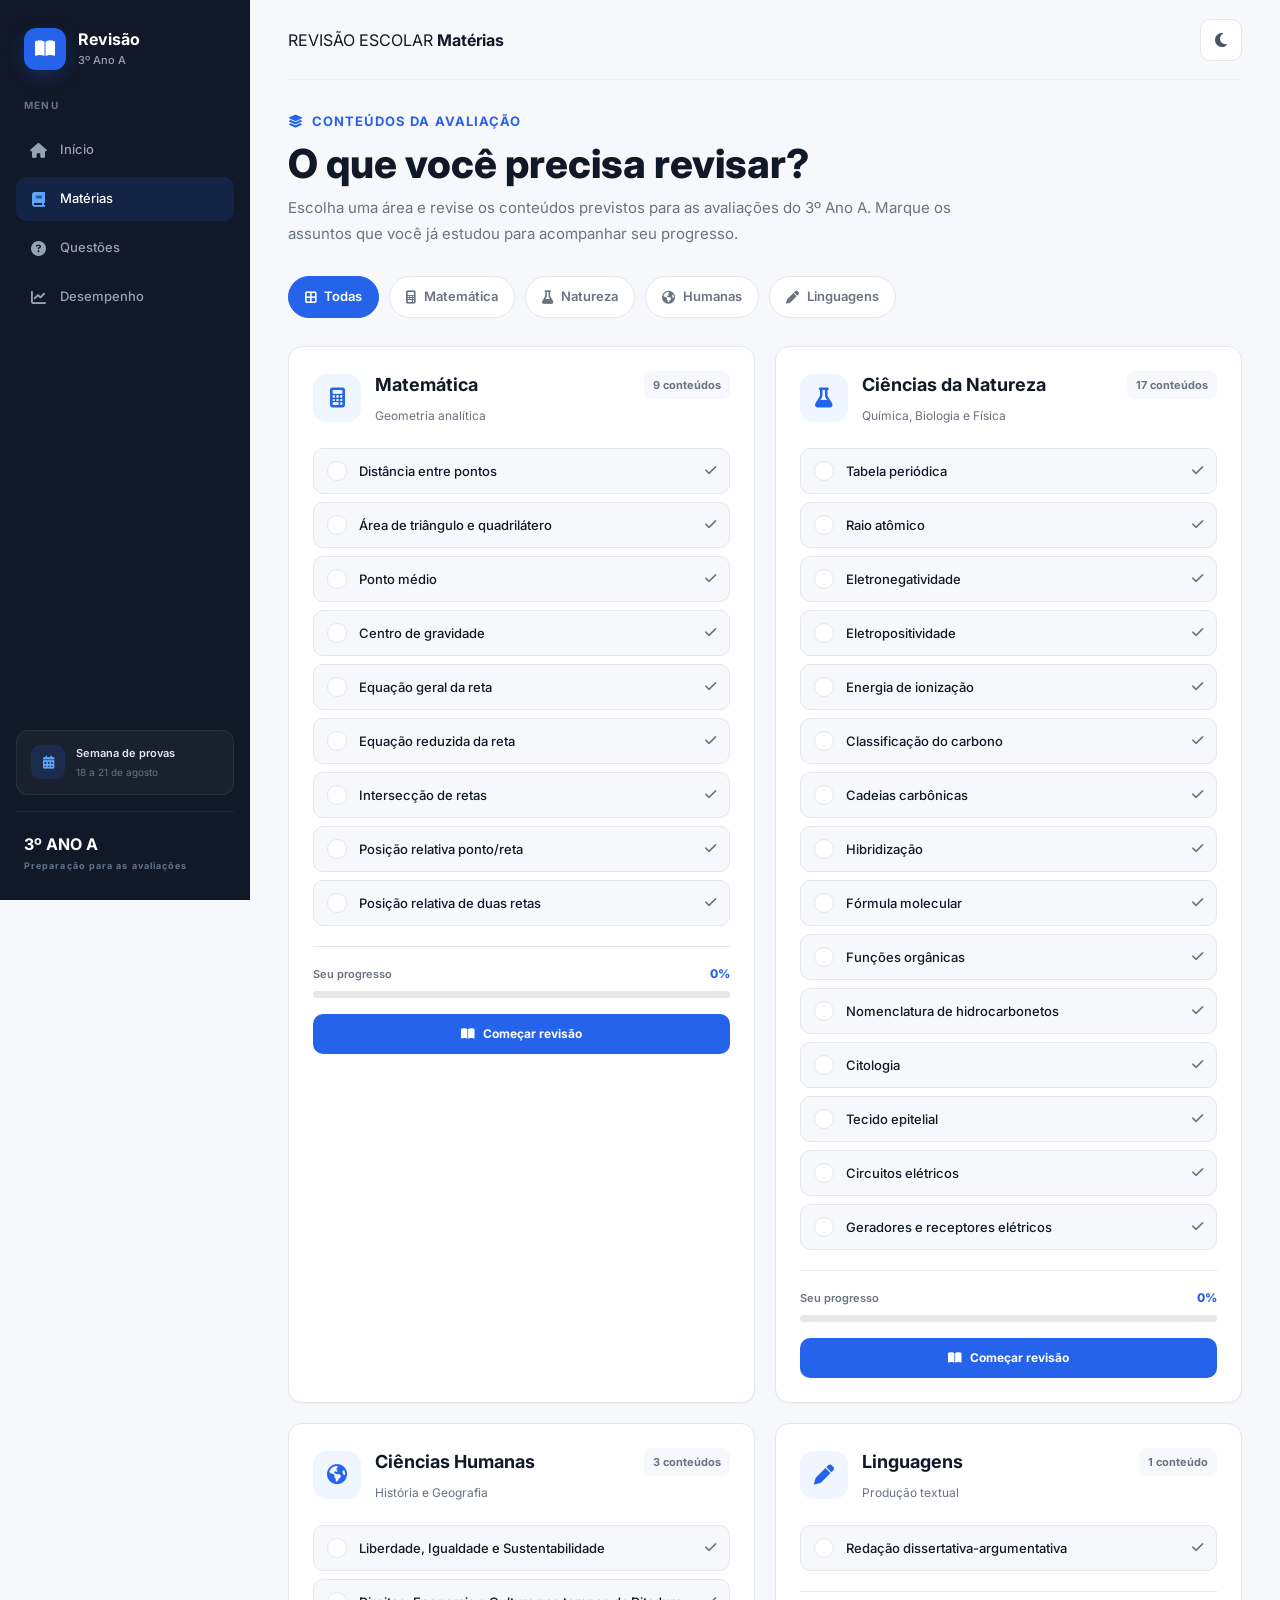
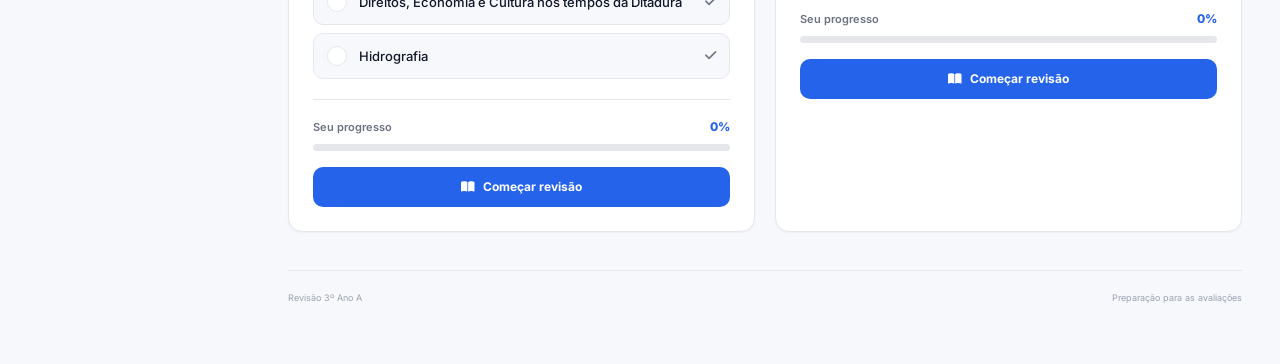
<file: materias.html>
<!DOCTYPE html>
<html lang="pt-BR">

<head>

    <meta charset="UTF-8">

    <meta
        name="viewport"
        content="width=device-width, initial-scale=1.0"
    >

    <title>Matérias | Revisão 3º Ano A</title>


    <!-- =====================================================
         FONTES
         ===================================================== -->

    <link
        rel="preconnect"
        href="https://fonts.googleapis.com"
    >

    <link
        rel="preconnect"
        href="https://fonts.gstatic.com"
        crossorigin
    >

    <link
        href="https://fonts.googleapis.com/css2?family=Inter:wght@400;500;600;700;800&display=swap"
        rel="stylesheet"
    >


    <!-- =====================================================
         FONT AWESOME
         ===================================================== -->

    <link
        rel="stylesheet"
        href="https://cdnjs.cloudflare.com/ajax/libs/font-awesome/6.5.2/css/all.min.css"
    >


    <!-- =====================================================
         CSS
         ===================================================== -->

    <link
        rel="stylesheet"
        href="reset.css"
    >

    <link
        rel="stylesheet"
        href="variables.css"
    >

    <link
        rel="stylesheet"
        href="components.css"
    >

    <link
        rel="stylesheet"
        href="style.css"
    >


    <!-- =====================================================
         ESTILOS ESPECÍFICOS DA PÁGINA
         ===================================================== -->

    <style>

        .page-container {
            width: 100%;
            max-width: var(--content-max-width);
            margin: 0 auto;
            padding-top: 28px;
        }


        .page-header {
            margin-bottom: 30px;
        }


        .page-label {
            display: inline-flex;
            align-items: center;
            gap: 8px;

            margin-bottom: 10px;

            color: var(--color-primary);

            font-size: 13px;
            font-weight: 700;

            text-transform: uppercase;
            letter-spacing: 0.08em;
        }


        .page-title {
            margin-bottom: 8px;

            color: var(--color-text);

            font-size: clamp(28px, 4vw, 40px);
            font-weight: 800;
            line-height: 1.15;
        }


        .page-description {
            max-width: 720px;

            color: var(--color-text-muted);

            font-size: 15px;
            line-height: 1.7;
        }


        /* =================================================
           FILTRO
           ================================================= */

        .subject-filter {
            display: flex;
            flex-wrap: wrap;
            gap: 10px;

            margin-bottom: 28px;
        }


        .subject-filter button {
            display: inline-flex;
            align-items: center;
            gap: 8px;

            padding: 10px 16px;

            border: 1px solid var(--color-border);
            border-radius: 999px;

            background: var(--color-surface);

            color: var(--color-text-muted);

            font-family: inherit;
            font-size: 13px;
            font-weight: 600;

            cursor: pointer;

            transition:
                background var(--transition-fast),
                color var(--transition-fast),
                border-color var(--transition-fast),
                transform var(--transition-fast);
        }


        .subject-filter button:hover {
            border-color: var(--color-primary);

            color: var(--color-primary);

            transform: translateY(-1px);
        }


        .subject-filter button.active {
            border-color: var(--color-primary);

            background: var(--color-primary);

            color: #ffffff;
        }


        /* =================================================
           GRID DE MATÉRIAS
           ================================================= */

        .subjects-page-grid {
            display: grid;

            grid-template-columns:
                repeat(2, minmax(0, 1fr));

            gap: 20px;
        }


        .subject-card {
            position: relative;

            overflow: hidden;

            padding: 24px;

            border: 1px solid var(--color-border);
            border-radius: var(--radius-lg);

            background: var(--color-surface);

            box-shadow: var(--shadow-sm);

            transition:
                transform var(--transition-normal),
                box-shadow var(--transition-normal),
                border-color var(--transition-normal);
        }


        .subject-card:hover {
            border-color: var(--color-primary);

            box-shadow: var(--shadow-md);

            transform: translateY(-3px);
        }


        .subject-card-header {
            display: flex;
            align-items: flex-start;
            justify-content: space-between;

            gap: 16px;

            margin-bottom: 22px;
        }


        .subject-card-title {
            display: flex;
            align-items: center;
            gap: 14px;
        }


        .subject-card-icon {
            width: 48px;
            height: 48px;

            flex-shrink: 0;

            display: flex;
            align-items: center;
            justify-content: center;

            border-radius: 14px;

            background: var(--color-primary-light);

            color: var(--color-primary);

            font-size: 20px;
        }


        .subject-card h2 {
            margin: 0 0 4px;

            color: var(--color-text);

            font-size: 18px;
            font-weight: 700;
        }


        .subject-card-subtitle {
            color: var(--color-text-muted);

            font-size: 12px;
        }


        .subject-card-count {
            flex-shrink: 0;

            padding: 6px 9px;

            border-radius: 8px;

            background: var(--color-background);

            color: var(--color-text-muted);

            font-size: 11px;
            font-weight: 700;
        }


        /* =================================================
           LISTA DE CONTEÚDOS
           ================================================= */

        .topic-list {
            display: flex;
            flex-direction: column;

            gap: 8px;

            margin: 0;
            padding: 0;

            list-style: none;
        }


        .topic-item {
            display: flex;
            align-items: center;

            gap: 12px;

            min-width: 0;

            padding: 12px 13px;

            border: 1px solid var(--color-border);
            border-radius: var(--radius-md);

            background: var(--color-background);

            transition:
                border-color var(--transition-fast),
                background var(--transition-fast);
        }


        .topic-item:hover {
            border-color: var(--color-primary);

            background: var(--color-primary-light);
        }


        .topic-check {
            width: 20px;
            height: 20px;

            flex-shrink: 0;

            display: flex;
            align-items: center;
            justify-content: center;

            border: 1.5px solid var(--color-border);
            border-radius: 50%;

            background: var(--color-surface);

            color: transparent;

            font-size: 10px;

            transition:
                background var(--transition-fast),
                border-color var(--transition-fast),
                color var(--transition-fast);
        }


        .topic-item.completed .topic-check {
            border-color: var(--color-success);

            background: var(--color-success);

            color: #ffffff;
        }


        .topic-item.completed .topic-name {
            color: var(--color-text-muted);

            text-decoration: line-through;
        }


        .topic-name {
            min-width: 0;

            flex: 1;

            color: var(--color-text);

            font-size: 13px;
            font-weight: 500;

            line-height: 1.4;
        }


        .topic-action {
            flex-shrink: 0;

            border: 0;

            background: transparent;

            color: var(--color-text-muted);

            cursor: pointer;

            font-size: 13px;
        }


        .topic-action:hover {
            color: var(--color-primary);
        }


        /* =================================================
           PROGRESSO
           ================================================= */

        .subject-progress {
            margin-top: 20px;
            padding-top: 18px;

            border-top: 1px solid var(--color-border);
        }


        .progress-info {
            display: flex;
            align-items: center;
            justify-content: space-between;

            margin-bottom: 8px;
        }


        .progress-label {
            color: var(--color-text-muted);

            font-size: 11px;
            font-weight: 600;
        }


        .progress-value {
            color: var(--color-primary);

            font-size: 12px;
            font-weight: 800;
        }


        .progress-track {
            width: 100%;
            height: 7px;

            overflow: hidden;

            border-radius: 999px;

            background: var(--color-border);
        }


        .progress-fill {
            width: 0;
            height: 100%;

            border-radius: inherit;

            background: var(--color-primary);

            transition:
                width 400ms ease;
        }


        /* =================================================
           BOTÃO DE REVISÃO
           ================================================= */

        .review-button {
            width: 100%;

            display: flex;
            align-items: center;
            justify-content: center;
            gap: 8px;

            margin-top: 16px;
            padding: 11px 16px;

            border: 0;
            border-radius: var(--radius-md);

            background: var(--color-primary);

            color: #ffffff;

            font-family: inherit;
            font-size: 12px;
            font-weight: 700;

            cursor: pointer;

            transition:
                background var(--transition-fast),
                transform var(--transition-fast);
        }


        .review-button:hover {
            background: var(--color-primary-dark);

            transform: translateY(-1px);
        }


        /* =================================================
           RESPONSIVIDADE
           ================================================= */

        @media (max-width: 900px) {

            .subjects-page-grid {
                grid-template-columns: 1fr;
            }

        }


        @media (max-width: 800px) {

            .page-container {
                padding-top: 20px;
            }

        }


        @media (max-width: 520px) {

            .page-title {
                font-size: 28px;
            }


            .subject-card {
                padding: 18px;
            }


            .subject-card-header {
                gap: 10px;
            }


            .subject-filter {
                overflow-x: auto;
                flex-wrap: nowrap;

                padding-bottom: 4px;
            }


            .subject-filter button {
                flex-shrink: 0;
            }

        }

    </style>

</head>


<body>

    <div class="app">


        <!-- =================================================
             SIDEBAR
             ================================================= -->

        <aside class="sidebar">

            <div class="sidebar-logo">

                <div class="logo-icon">
                    <i class="fa-solid fa-book-open"></i>
                </div>

                <div class="logo-text">
                    <strong>Revisão</strong>
                    <span>3º Ano A</span>
                </div>

            </div>


            <nav class="sidebar-nav">

                <span class="nav-title">
                    MENU
                </span>


                <a
                    href="index.html"
                    class="nav-item"
                >

                    <i class="fa-solid fa-house"></i>

                    <span>Início</span>

                </a>


                <a
                    href="materias.html"
                    class="nav-item active"
                >

                    <i class="fa-solid fa-book"></i>

                    <span>Matérias</span>

                </a>


                <a
                    href="questoes.html"
                    class="nav-item"
                >

                    <i class="fa-solid fa-circle-question"></i>

                    <span>Questões</span>

                </a>


                <a
                    href="desempenho.html"
                    class="nav-item"
                >

                    <i class="fa-solid fa-chart-line"></i>

                    <span>Desempenho</span>

                </a>

            </nav>


            <div class="sidebar-exam">

                <div class="exam-icon">
                    <i class="fa-solid fa-calendar-days"></i>
                </div>

                <div>
                    <strong>Semana de provas</strong>
                    <span>18 a 21 de agosto</span>
                </div>

            </div>


            <div class="sidebar-footer">

                <strong>3º ANO A</strong>

                <span>
                    Preparação para as avaliações
                </span>

            </div>

        </aside>


        <!-- =================================================
             CONTEÚDO PRINCIPAL
             ================================================= -->

        <main class="main-content">


            <!-- =================================================
                 TOPBAR
                 ================================================= -->

            <header class="topbar">

                <div class="topbar-title">

                    <button
                        class="icon-button mobile-menu"
                        id="menuToggle"
                        aria-label="Abrir menu"
                    >
                        <i class="fa-solid fa-bars"></i>
                    </button>

                    <div>

                        <span>
                            REVISÃO ESCOLAR
                        </span>

                        <strong>
                            Matérias
                        </strong>

                    </div>

                </div>


                <div class="topbar-actions">

                    <button
                        class="icon-button"
                        id="themeToggle"
                        aria-label="Ativar modo escuro"
                        title="Ativar modo escuro"
                    >

                        <i class="fa-solid fa-moon"></i>

                    </button>

                </div>

            </header>


            <!-- =================================================
                 PÁGINA
                 ================================================= -->

            <div class="page-container">


                <!-- =================================================
                     CABEÇALHO
                     ================================================= -->

                <section class="page-header">

                    <div class="page-label">

                        <i class="fa-solid fa-layer-group"></i>

                        Conteúdos da avaliação

                    </div>


                    <h1 class="page-title">
                        O que você precisa revisar?
                    </h1>


                    <p class="page-description">

                        Escolha uma área e revise os conteúdos
                        previstos para as avaliações do 3º Ano A.
                        Marque os assuntos que você já estudou
                        para acompanhar seu progresso.

                    </p>

                </section>


                <!-- =================================================
                     FILTROS
                     ================================================= -->

                <div
                    class="subject-filter"
                    id="subjectFilter"
                >

                    <button
                        type="button"
                        class="active"
                        data-filter="all"
                    >

                        <i class="fa-solid fa-border-all"></i>

                        Todas

                    </button>


                    <button
                        type="button"
                        data-filter="matematica"
                    >

                        <i class="fa-solid fa-calculator"></i>

                        Matemática

                    </button>


                    <button
                        type="button"
                        data-filter="natureza"
                    >

                        <i class="fa-solid fa-flask"></i>

                        Natureza

                    </button>


                    <button
                        type="button"
                        data-filter="humanas"
                    >

                        <i class="fa-solid fa-earth-americas"></i>

                        Humanas

                    </button>


                    <button
                        type="button"
                        data-filter="linguagens"
                    >

                        <i class="fa-solid fa-pen"></i>

                        Linguagens

                    </button>

                </div>


                <!-- =================================================
                     CARDS
                     ================================================= -->

                <section
                    class="subjects-page-grid"
                    id="subjectsGrid"
                >


                    <!-- =================================================
                         MATEMÁTICA
                         ================================================= -->

                    <article
                        class="subject-card"
                        data-subject="matematica"
                    >

                        <div class="subject-card-header">

                            <div class="subject-card-title">

                                <div class="subject-card-icon">

                                    <i class="fa-solid fa-calculator"></i>

                                </div>

                                <div>

                                    <h2>
                                        Matemática
                                    </h2>

                                    <span class="subject-card-subtitle">
                                        Geometria analítica
                                    </span>

                                </div>

                            </div>


                            <span class="subject-card-count">
                                9 conteúdos
                            </span>

                        </div>


                        <ul class="topic-list">

                            <li class="topic-item"
                                data-topic="mat-distancia">

                                <span class="topic-check">
                                    <i class="fa-solid fa-check"></i>
                                </span>

                                <span class="topic-name">
                                    Distância entre pontos
                                </span>

                                <button
                                    class="topic-action"
                                    type="button"
                                    title="Marcar como estudado"
                                >
                                    <i class="fa-solid fa-check"></i>
                                </button>

                            </li>


                            <li class="topic-item"
                                data-topic="mat-area">

                                <span class="topic-check">
                                    <i class="fa-solid fa-check"></i>
                                </span>

                                <span class="topic-name">
                                    Área de triângulo e quadrilátero
                                </span>

                                <button
                                    class="topic-action"
                                    type="button"
                                    title="Marcar como estudado"
                                >
                                    <i class="fa-solid fa-check"></i>
                                </button>

                            </li>


                            <li class="topic-item"
                                data-topic="mat-ponto-medio">

                                <span class="topic-check">
                                    <i class="fa-solid fa-check"></i>
                                </span>

                                <span class="topic-name">
                                    Ponto médio
                                </span>

                                <button
                                    class="topic-action"
                                    type="button"
                                    title="Marcar como estudado"
                                >
                                    <i class="fa-solid fa-check"></i>
                                </button>

                            </li>


                            <li class="topic-item"
                                data-topic="mat-centro-gravidade">

                                <span class="topic-check">
                                    <i class="fa-solid fa-check"></i>
                                </span>

                                <span class="topic-name">
                                    Centro de gravidade
                                </span>

                                <button
                                    class="topic-action"
                                    type="button"
                                    title="Marcar como estudado"
                                >
                                    <i class="fa-solid fa-check"></i>
                                </button>

                            </li>


                            <li class="topic-item"
                                data-topic="mat-reta-geral">

                                <span class="topic-check">
                                    <i class="fa-solid fa-check"></i>
                                </span>

                                <span class="topic-name">
                                    Equação geral da reta
                                </span>

                                <button
                                    class="topic-action"
                                    type="button"
                                    title="Marcar como estudado"
                                >
                                    <i class="fa-solid fa-check"></i>
                                </button>

                            </li>


                            <li class="topic-item"
                                data-topic="mat-reta-reduzida">

                                <span class="topic-check">
                                    <i class="fa-solid fa-check"></i>
                                </span>

                                <span class="topic-name">
                                    Equação reduzida da reta
                                </span>

                                <button
                                    class="topic-action"
                                    type="button"
                                    title="Marcar como estudado"
                                >
                                    <i class="fa-solid fa-check"></i>
                                </button>

                            </li>


                            <li class="topic-item"
                                data-topic="mat-interseccao">

                                <span class="topic-check">
                                    <i class="fa-solid fa-check"></i>
                                </span>

                                <span class="topic-name">
                                    Intersecção de retas
                                </span>

                                <button
                                    class="topic-action"
                                    type="button"
                                    title="Marcar como estudado"
                                >
                                    <i class="fa-solid fa-check"></i>
                                </button>

                            </li>


                            <li class="topic-item"
                                data-topic="mat-ponto-reta">

                                <span class="topic-check">
                                    <i class="fa-solid fa-check"></i>
                                </span>

                                <span class="topic-name">
                                    Posição relativa ponto/reta
                                </span>

                                <button
                                    class="topic-action"
                                    type="button"
                                    title="Marcar como estudado"
                                >
                                    <i class="fa-solid fa-check"></i>
                                </button>

                            </li>


                            <li class="topic-item"
                                data-topic="mat-retas">

                                <span class="topic-check">
                                    <i class="fa-solid fa-check"></i>
                                </span>

                                <span class="topic-name">
                                    Posição relativa de duas retas
                                </span>

                                <button
                                    class="topic-action"
                                    type="button"
                                    title="Marcar como estudado"
                                >
                                    <i class="fa-solid fa-check"></i>
                                </button>

                            </li>

                        </ul>


                        <div class="subject-progress">

                            <div class="progress-info">

                                <span class="progress-label">
                                    Seu progresso
                                </span>

                                <span
                                    class="progress-value"
                                    data-progress-subject="matematica"
                                >
                                    0%
                                </span>

                            </div>


                            <div class="progress-track">

                                <div
                                    class="progress-fill"
                                    data-progress-bar="matematica"
                                ></div>

                            </div>

                        </div>


                        <button
                            class="review-button"
                            type="button"
                            onclick="window.location.href='revisao.html?materia=matematica'"
                        >

                            <i class="fa-solid fa-book-open"></i>

                            Começar revisão

                        </button>

                    </article>


                    <!-- =================================================
                         NATUREZA
                         ================================================= -->

                    <article
                        class="subject-card"
                        data-subject="natureza"
                    >

                        <div class="subject-card-header">

                            <div class="subject-card-title">

                                <div class="subject-card-icon">

                                    <i class="fa-solid fa-flask"></i>

                                </div>

                                <div>

                                    <h2>
                                        Ciências da Natureza
                                    </h2>

                                    <span class="subject-card-subtitle">
                                        Química, Biologia e Física
                                    </span>

                                </div>

                            </div>


                            <span class="subject-card-count">
                                17 conteúdos
                            </span>

                        </div>


                        <ul class="topic-list">

                            <li class="topic-item"
                                data-topic="qui-tabela">

                                <span class="topic-check">
                                    <i class="fa-solid fa-check"></i>
                                </span>

                                <span class="topic-name">
                                    Tabela periódica
                                </span>

                                <button
                                    class="topic-action"
                                    type="button"
                                >
                                    <i class="fa-solid fa-check"></i>
                                </button>

                            </li>


                            <li class="topic-item"
                                data-topic="qui-raio">

                                <span class="topic-check">
                                    <i class="fa-solid fa-check"></i>
                                </span>

                                <span class="topic-name">
                                    Raio atômico
                                </span>

                                <button
                                    class="topic-action"
                                    type="button"
                                >
                                    <i class="fa-solid fa-check"></i>
                                </button>

                            </li>


                            <li class="topic-item"
                                data-topic="qui-eletronegatividade">

                                <span class="topic-check">
                                    <i class="fa-solid fa-check"></i>
                                </span>

                                <span class="topic-name">
                                    Eletronegatividade
                                </span>

                                <button
                                    class="topic-action"
                                    type="button"
                                >
                                    <i class="fa-solid fa-check"></i>
                                </button>

                            </li>


                            <li class="topic-item"
                                data-topic="qui-eletropositividade">

                                <span class="topic-check">
                                    <i class="fa-solid fa-check"></i>
                                </span>

                                <span class="topic-name">
                                    Eletropositividade
                                </span>

                                <button
                                    class="topic-action"
                                    type="button"
                                >
                                    <i class="fa-solid fa-check"></i>
                                </button>

                            </li>


                            <li class="topic-item"
                                data-topic="qui-ionizacao">

                                <span class="topic-check">
                                    <i class="fa-solid fa-check"></i>
                                </span>

                                <span class="topic-name">
                                    Energia de ionização
                                </span>

                                <button
                                    class="topic-action"
                                    type="button"
                                >
                                    <i class="fa-solid fa-check"></i>
                                </button>

                            </li>


                            <li class="topic-item"
                                data-topic="qui-carbono">

                                <span class="topic-check">
                                    <i class="fa-solid fa-check"></i>
                                </span>

                                <span class="topic-name">
                                    Classificação do carbono
                                </span>

                                <button
                                    class="topic-action"
                                    type="button"
                                >
                                    <i class="fa-solid fa-check"></i>
                                </button>

                            </li>


                            <li class="topic-item"
                                data-topic="qui-cadeias">

                                <span class="topic-check">
                                    <i class="fa-solid fa-check"></i>
                                </span>

                                <span class="topic-name">
                                    Cadeias carbônicas
                                </span>

                                <button
                                    class="topic-action"
                                    type="button"
                                >
                                    <i class="fa-solid fa-check"></i>
                                </button>

                            </li>


                            <li class="topic-item"
                                data-topic="qui-hibridizacao">

                                <span class="topic-check">
                                    <i class="fa-solid fa-check"></i>
                                </span>

                                <span class="topic-name">
                                    Hibridização
                                </span>

                                <button
                                    class="topic-action"
                                    type="button"
                                >
                                    <i class="fa-solid fa-check"></i>
                                </button>

                            </li>


                            <li class="topic-item"
                                data-topic="qui-formula">

                                <span class="topic-check">
                                    <i class="fa-solid fa-check"></i>
                                </span>

                                <span class="topic-name">
                                    Fórmula molecular
                                </span>

                                <button
                                    class="topic-action"
                                    type="button"
                                >
                                    <i class="fa-solid fa-check"></i>
                                </button>

                            </li>


                            <li class="topic-item"
                                data-topic="qui-funcoes">

                                <span class="topic-check">
                                    <i class="fa-solid fa-check"></i>
                                </span>

                                <span class="topic-name">
                                    Funções orgânicas
                                </span>

                                <button
                                    class="topic-action"
                                    type="button"
                                >
                                    <i class="fa-solid fa-check"></i>
                                </button>

                            </li>


                            <li class="topic-item"
                                data-topic="qui-hidrocarbonetos">

                                <span class="topic-check">
                                    <i class="fa-solid fa-check"></i>
                                </span>

                                <span class="topic-name">
                                    Nomenclatura de hidrocarbonetos
                                </span>

                                <button
                                    class="topic-action"
                                    type="button"
                                >
                                    <i class="fa-solid fa-check"></i>
                                </button>

                            </li>


                            <li class="topic-item"
                                data-topic="bio-citologia">

                                <span class="topic-check">
                                    <i class="fa-solid fa-check"></i>
                                </span>

                                <span class="topic-name">
                                    Citologia
                                </span>

                                <button
                                    class="topic-action"
                                    type="button"
                                >
                                    <i class="fa-solid fa-check"></i>
                                </button>

                            </li>


                            <li class="topic-item"
                                data-topic="bio-epitelial">

                                <span class="topic-check">
                                    <i class="fa-solid fa-check"></i>
                                </span>

                                <span class="topic-name">
                                    Tecido epitelial
                                </span>

                                <button
                                    class="topic-action"
                                    type="button"
                                >
                                    <i class="fa-solid fa-check"></i>
                                </button>

                            </li>


                            <li class="topic-item"
                                data-topic="fis-circuitos">

                                <span class="topic-check">
                                    <i class="fa-solid fa-check"></i>
                                </span>

                                <span class="topic-name">
                                    Circuitos elétricos
                                </span>

                                <button
                                    class="topic-action"
                                    type="button"
                                >
                                    <i class="fa-solid fa-check"></i>
                                </button>

                            </li>


                            <li class="topic-item"
                                data-topic="fis-geradores">

                                <span class="topic-check">
                                    <i class="fa-solid fa-check"></i>
                                </span>

                                <span class="topic-name">
                                    Geradores e receptores elétricos
                                </span>

                                <button
                                    class="topic-action"
                                    type="button"
                                >
                                    <i class="fa-solid fa-check"></i>
                                </button>

                            </li>


                        </ul>


                        <div class="subject-progress">

                            <div class="progress-info">

                                <span class="progress-label">
                                    Seu progresso
                                </span>

                                <span
                                    class="progress-value"
                                    data-progress-subject="natureza"
                                >
                                    0%
                                </span>

                            </div>


                            <div class="progress-track">

                                <div
                                    class="progress-fill"
                                    data-progress-bar="natureza"
                                ></div>

                            </div>

                        </div>


                        <button
                            class="review-button"
                            type="button"
                            onclick="window.location.href='revisao.html?materia=natureza'"
                        >

                            <i class="fa-solid fa-book-open"></i>

                            Começar revisão

                        </button>

                    </article>


                    <!-- =================================================
                         HUMANAS
                         ================================================= -->

                    <article
                        class="subject-card"
                        data-subject="humanas"
                    >

                        <div class="subject-card-header">

                            <div class="subject-card-title">

                                <div class="subject-card-icon">

                                    <i class="fa-solid fa-earth-americas"></i>

                                </div>

                                <div>

                                    <h2>
                                        Ciências Humanas
                                    </h2>

                                    <span class="subject-card-subtitle">
                                        História e Geografia
                                    </span>

                                </div>

                            </div>


                            <span class="subject-card-count">
                                3 conteúdos
                            </span>

                        </div>


                        <ul class="topic-list">

                            <li class="topic-item"
                                data-topic="hum-liberdade">

                                <span class="topic-check">
                                    <i class="fa-solid fa-check"></i>
                                </span>

                                <span class="topic-name">
                                    Liberdade, Igualdade e Sustentabilidade
                                </span>

                                <button
                                    class="topic-action"
                                    type="button"
                                >
                                    <i class="fa-solid fa-check"></i>
                                </button>

                            </li>


                            <li class="topic-item"
                                data-topic="hum-ditadura">

                                <span class="topic-check">
                                    <i class="fa-solid fa-check"></i>
                                </span>

                                <span class="topic-name">
                                    Direitos, Economia e Cultura nos tempos da Ditadura
                                </span>

                                <button
                                    class="topic-action"
                                    type="button"
                                >
                                    <i class="fa-solid fa-check"></i>
                                </button>

                            </li>


                            <li class="topic-item"
                                data-topic="hum-hidrografia">

                                <span class="topic-check">
                                    <i class="fa-solid fa-check"></i>
                                </span>

                                <span class="topic-name">
                                    Hidrografia
                                </span>

                                <button
                                    class="topic-action"
                                    type="button"
                                >
                                    <i class="fa-solid fa-check"></i>
                                </button>

                            </li>

                        </ul>


                        <div class="subject-progress">

                            <div class="progress-info">

                                <span class="progress-label">
                                    Seu progresso
                                </span>

                                <span
                                    class="progress-value"
                                    data-progress-subject="humanas"
                                >
                                    0%
                                </span>

                            </div>


                            <div class="progress-track">

                                <div
                                    class="progress-fill"
                                    data-progress-bar="humanas"
                                ></div>

                            </div>

                        </div>


                        <button
                            class="review-button"
                            type="button"
                            onclick="window.location.href='revisao.html?materia=humanas'"
                        >

                            <i class="fa-solid fa-book-open"></i>

                            Começar revisão

                        </button>

                    </article>


                    <!-- =================================================
                         LINGUAGENS
                         ================================================= -->

                    <article
                        class="subject-card"
                        data-subject="linguagens"
                    >

                        <div class="subject-card-header">

                            <div class="subject-card-title">

                                <div class="subject-card-icon">

                                    <i class="fa-solid fa-pen"></i>

                                </div>

                                <div>

                                    <h2>
                                        Linguagens
                                    </h2>

                                    <span class="subject-card-subtitle">
                                        Produção textual
                                    </span>

                                </div>

                            </div>


                            <span class="subject-card-count">
                                1 conteúdo
                            </span>

                        </div>


                        <ul class="topic-list">

                            <li class="topic-item"
                                data-topic="lin-redacao">

                                <span class="topic-check">
                                    <i class="fa-solid fa-check"></i>
                                </span>

                                <span class="topic-name">
                                    Redação dissertativa-argumentativa
                                </span>

                                <button
                                    class="topic-action"
                                    type="button"
                                >
                                    <i class="fa-solid fa-check"></i>
                                </button>

                            </li>

                        </ul>


                        <div class="subject-progress">

                            <div class="progress-info">

                                <span class="progress-label">
                                    Seu progresso
                                </span>

                                <span
                                    class="progress-value"
                                    data-progress-subject="linguagens"
                                >
                                    0%
                                </span>

                            </div>


                            <div class="progress-track">

                                <div
                                    class="progress-fill"
                                    data-progress-bar="linguagens"
                                ></div>

                            </div>

                        </div>


                        <button
                            class="review-button"
                            type="button"
                            onclick="window.location.href='revisao.html?materia=linguagens'"
                        >

                            <i class="fa-solid fa-book-open"></i>

                            Começar revisão

                        </button>

                    </article>

                </section>

            </div>


            <!-- =================================================
                 FOOTER
                 ================================================= -->

            <footer class="footer">

                <span>
                    Revisão 3º Ano A
                </span>

                <span>
                    Preparação para as avaliações
                </span>

            </footer>

        </main>

    </div>


    <!-- =====================================================
         JAVASCRIPT
         ===================================================== -->

    <script src="progresso.js"></script>

    <script src="questoes.js"></script>

    <script src="app.js"></script>


    <!-- =====================================================
         SCRIPT DA PÁGINA
         ===================================================== -->

    <script>

        "use strict";


        /* =================================================
           FILTRO DE MATÉRIAS
           ================================================= */

        const filterButtons =
            document.querySelectorAll(
                "#subjectFilter button"
            );


        const subjectCards =
            document.querySelectorAll(
                ".subject-card"
            );


        filterButtons.forEach(
            (button) => {

                button.addEventListener(
                    "click",
                    () => {

                        const filtro =
                            button.dataset.filter;


                        /*
                         * Atualiza botão ativo
                         */

                        filterButtons.forEach(
                            (item) => {

                                item.classList.remove(
                                    "active"
                                );

                            }
                        );


                        button.classList.add(
                            "active"
                        );


                        /*
                         * Filtra os cards
                         */

                        subjectCards.forEach(
                            (card) => {

                                const materia =
                                    card.dataset.subject;


                                if (
                                    filtro === "all" ||
                                    materia === filtro
                                ) {

                                    card.style.display =
                                        "";

                                } else {

                                    card.style.display =
                                        "none";

                                }

                            }
                        );

                    }
                );

            }
        );


        /* =================================================
           TÓPICOS
           ================================================= */

        const topicItems =
            document.querySelectorAll(
                ".topic-item"
            );


        /*
         * Como o sistema de progresso principal
         * ainda será ampliado nas próximas páginas,
         * guardamos aqui os tópicos estudados.
         */

        const TOPICS_STORAGE =
            "revisao-3a-topicos";


        function carregarTopicosConcluidos() {

            try {

                const dados =
                    localStorage.getItem(
                        TOPICS_STORAGE
                    );


                if (!dados) {

                    return [];

                }


                const parsed =
                    JSON.parse(dados);


                return Array.isArray(parsed)
                    ? parsed
                    : [];

            } catch (error) {

                return [];

            }

        }


        function salvarTopicosConcluidos(
            topicos
        ) {

            localStorage.setItem(
                TOPICS_STORAGE,
                JSON.stringify(topicos)
            );

        }


        function atualizarVisualTopico(
            item
        ) {

            const id =
                item.dataset.topic;


            const concluidos =
                carregarTopicosConcluidos();


            const concluido =
                concluidos.includes(id);


            item.classList.toggle(
                "completed",
                concluido
            );

        }


        function atualizarProgressos() {

            const concluidos =
                carregarTopicosConcluidos();


            subjectCards.forEach(
                (card) => {

                    const materia =
                        card.dataset.subject;


                    const topicos =
                        card.querySelectorAll(
                            ".topic-item"
                        );


                    const total =
                        topicos.length;


                    let completos = 0;


                    topicos.forEach(
                        (topico) => {

                            if (
                                concluidos.includes(
                                    topico.dataset.topic
                                )
                            ) {

                                completos++;

                            }

                        }
                    );


                    const porcentagem =
                        total > 0
                            ? Math.round(
                                (completos / total) * 100
                            )
                            : 0;


                    const valor =
                        card.querySelector(
                            "[data-progress-subject]"
                        );


                    const barra =
                        card.querySelector(
                            "[data-progress-bar]"
                        );


                    if (valor) {

                        valor.textContent =
                            `${porcentagem}%`;

                    }


                    if (barra) {

                        barra.style.width =
                            `${porcentagem}%`;

                    }

                }
            );

        }


        function alternarTopico(
            item
        ) {

            const id =
                item.dataset.topic;


            let concluidos =
                carregarTopicosConcluidos();


            if (
                concluidos.includes(id)
            ) {

                concluidos =
                    concluidos.filter(
                        (itemId) =>
                            itemId !== id
                    );

            } else {

                concluidos.push(id);

            }


            salvarTopicosConcluidos(
                concluidos
            );


            atualizarVisualTopico(
                item
            );


            atualizarProgressos();

        }


        topicItems.forEach(
            (item) => {

                const action =
                    item.querySelector(
                        ".topic-action"
                    );


                if (action) {

                    action.addEventListener(
                        "click",
                        (event) => {

                            event.preventDefault();

                            event.stopPropagation();

                            alternarTopico(
                                item
                            );

                        }
                    );

                }


                item.addEventListener(
                    "click",
                    (event) => {

                        if (
                            event.target.closest(
                                ".topic-action"
                            )
                        ) {

                            return;

                        }


                        alternarTopico(
                            item
                        );

                    }
                );


                atualizarVisualTopico(
                    item
                );

            }
        );


        /* =================================================
           INICIALIZAÇÃO
           ================================================= */

        atualizarProgressos();

    </script>

</body>

</html>
</file>
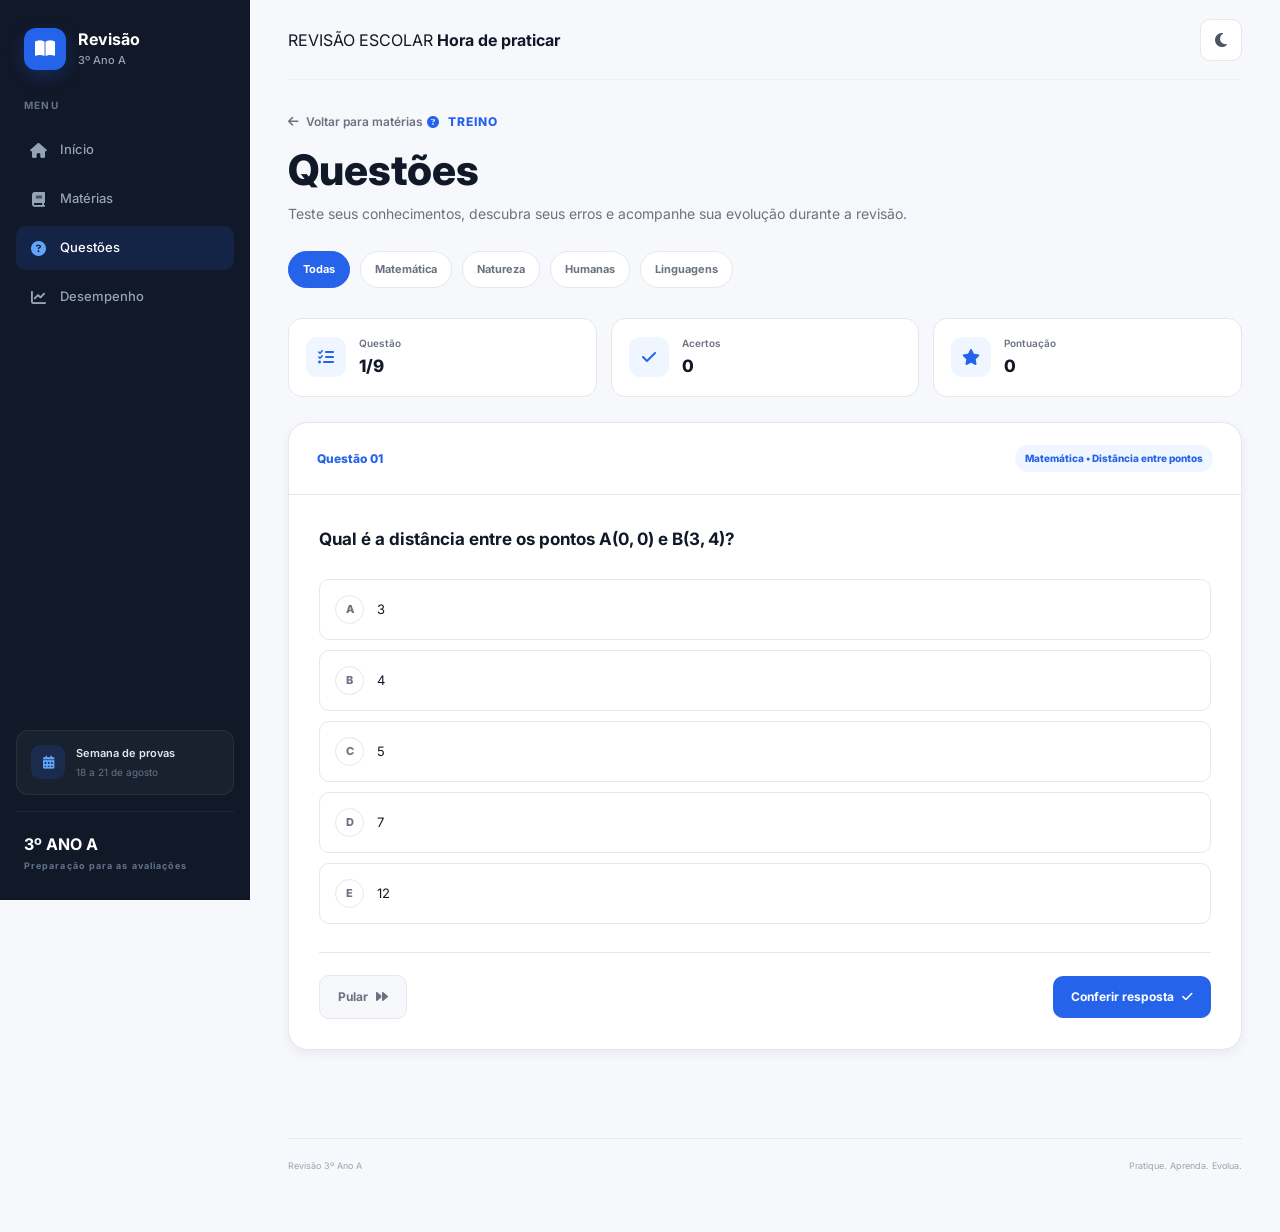
<file: questoes.html>
<!DOCTYPE html>
<html lang="pt-BR">

<head>

    <meta charset="UTF-8">

    <meta
        name="viewport"
        content="width=device-width, initial-scale=1.0"
    >

    <title>Questões | Revisão 3º Ano A</title>


    <!-- =====================================================
         FONTES
         ===================================================== -->

    <link
        rel="preconnect"
        href="https://fonts.googleapis.com"
    >

    <link
        rel="preconnect"
        href="https://fonts.gstatic.com"
        crossorigin
    >

    <link
        href="https://fonts.googleapis.com/css2?family=Inter:wght@400;500;600;700;800&display=swap"
        rel="stylesheet"
    >


    <!-- =====================================================
         FONT AWESOME
         ===================================================== -->

    <link
        rel="stylesheet"
        href="https://cdnjs.cloudflare.com/ajax/libs/font-awesome/6.5.2/css/all.min.css"
    >


    <!-- =====================================================
         CSS
         ===================================================== -->

    <link
        rel="stylesheet"
        href="reset.css"
    >

    <link
        rel="stylesheet"
        href="variables.css"
    >

    <link
        rel="stylesheet"
        href="components.css"
    >

    <link
        rel="stylesheet"
        href="style.css"
    >


    <!-- =====================================================
         ESTILO DA PÁGINA
         ===================================================== -->

    <style>

        /* =================================================
           CONTAINER
           ================================================= */

        .questions-container {

            width: 100%;
            max-width: 1100px;

            margin: 0 auto;

            padding-top: 28px;
            padding-bottom: 50px;

        }


        /* =================================================
           CABEÇALHO
           ================================================= */

        .questions-header {

            margin-bottom: 25px;

        }


        .back-link {

            display: inline-flex;
            align-items: center;

            gap: 7px;

            margin-bottom: 15px;

            color: var(--color-text-muted);

            font-size: 12px;
            font-weight: 600;

            text-decoration: none;

        }


        .back-link:hover {

            color: var(--color-primary);

        }


        .questions-label {

            display: inline-flex;
            align-items: center;

            gap: 8px;

            margin-bottom: 9px;

            color: var(--color-primary);

            font-size: 12px;
            font-weight: 800;

            text-transform: uppercase;

            letter-spacing: 0.08em;

        }


        .questions-title {

            margin: 0 0 8px;

            color: var(--color-text);

            font-size: clamp(28px, 4vw, 42px);

            font-weight: 800;

            line-height: 1.15;

        }


        .questions-description {

            max-width: 700px;

            color: var(--color-text-muted);

            font-size: 14px;

            line-height: 1.7;

        }


        /* =================================================
           FILTROS
           ================================================= */

        .question-filters {

            display: flex;
            align-items: center;

            gap: 10px;

            margin-bottom: 25px;

            overflow-x: auto;

            padding-bottom: 5px;

        }


        .question-filter {

            flex-shrink: 0;

            padding: 9px 14px;

            border: 1px solid var(--color-border);

            border-radius: 999px;

            background: var(--color-surface);

            color: var(--color-text-muted);

            font-family: inherit;

            font-size: 11px;
            font-weight: 700;

            cursor: pointer;

        }


        .question-filter:hover {

            border-color: var(--color-primary);

            color: var(--color-primary);

        }


        .question-filter.active {

            border-color: var(--color-primary);

            background: var(--color-primary);

            color: #ffffff;

        }


        /* =================================================
           STATUS
           ================================================= */

        .quiz-status {

            display: grid;

            grid-template-columns:
                repeat(3, 1fr);

            gap: 14px;

            margin-bottom: 25px;

        }


        .status-card {

            display: flex;
            align-items: center;

            gap: 13px;

            padding: 17px;

            border: 1px solid var(--color-border);

            border-radius: var(--radius-lg);

            background: var(--color-surface);

        }


        .status-icon {

            width: 40px;
            height: 40px;

            display: flex;
            align-items: center;
            justify-content: center;

            flex-shrink: 0;

            border-radius: 11px;

            background: var(--color-primary-light);

            color: var(--color-primary);

        }


        .status-info span {

            display: block;

            margin-bottom: 3px;

            color: var(--color-text-muted);

            font-size: 10px;
            font-weight: 600;

        }


        .status-info strong {

            color: var(--color-text);

            font-size: 17px;
            font-weight: 800;

        }


        /* =================================================
           QUESTÃO
           ================================================= */

        .question-card {

            border: 1px solid var(--color-border);

            border-radius: var(--radius-xl);

            background: var(--color-surface);

            box-shadow: var(--shadow-md);

            overflow: hidden;

        }


        .question-card-header {

            display: flex;
            align-items: center;
            justify-content: space-between;

            gap: 15px;

            padding: 22px 28px;

            border-bottom: 1px solid var(--color-border);

        }


        .question-number {

            color: var(--color-primary);

            font-size: 12px;
            font-weight: 800;

        }


        .question-subject {

            padding: 6px 10px;

            border-radius: 999px;

            background: var(--color-primary-light);

            color: var(--color-primary);

            font-size: 10px;
            font-weight: 800;

        }


        .question-content {

            padding: 30px;

        }


        .question-text {

            margin-bottom: 25px;

            color: var(--color-text);

            font-size: 17px;
            font-weight: 700;

            line-height: 1.7;

        }


        /* =================================================
           ALTERNATIVAS
           ================================================= */

        .alternatives {

            display: flex;
            flex-direction: column;

            gap: 10px;

        }


        .alternative {

            position: relative;

            display: flex;
            align-items: flex-start;

            gap: 13px;

            width: 100%;

            padding: 15px;

            border: 1px solid var(--color-border);

            border-radius: var(--radius-md);

            background: var(--color-surface);

            color: var(--color-text);

            font-family: inherit;

            font-size: 13px;

            text-align: left;

            cursor: pointer;

            transition:
                border-color var(--transition-fast),
                background var(--transition-fast),
                transform var(--transition-fast);

        }


        .alternative:hover {

            border-color: var(--color-primary);

            background: var(--color-primary-light);

            transform: translateX(2px);

        }


        .alternative-letter {

            width: 29px;
            height: 29px;

            display: flex;
            align-items: center;
            justify-content: center;

            flex-shrink: 0;

            border: 1px solid var(--color-border);

            border-radius: 50%;

            color: var(--color-text-muted);

            font-size: 11px;
            font-weight: 800;

        }


        .alternative-text {

            padding-top: 5px;

            line-height: 1.5;

        }


        .alternative.selected {

            border-color: var(--color-primary);

            background: var(--color-primary-light);

        }


        .alternative.selected
        .alternative-letter {

            border-color: var(--color-primary);

            background: var(--color-primary);

            color: #ffffff;

        }


        .alternative.correct {

            border-color: var(--color-success);

            background: var(--color-success-bg);

        }


        .alternative.correct
        .alternative-letter {

            border-color: var(--color-success);

            background: var(--color-success);

            color: #ffffff;

        }


        .alternative.incorrect {

            border-color: var(--color-danger);

            background: var(--color-danger-bg);

        }


        .alternative.incorrect
        .alternative-letter {

            border-color: var(--color-danger);

            background: var(--color-danger);

            color: #ffffff;

        }


        /* =================================================
           FEEDBACK
           ================================================= */

        .question-feedback {

            display: none;

            margin-top: 22px;

            padding: 18px;

            border-radius: var(--radius-md);

        }


        .question-feedback.show {

            display: block;

        }


        .question-feedback.correct {

            background: var(--color-success-bg);

            color: var(--color-success);

        }


        .question-feedback.incorrect {

            background: var(--color-danger-bg);

            color: var(--color-danger);

        }


        .feedback-title {

            display: flex;
            align-items: center;

            gap: 8px;

            margin-bottom: 6px;

            font-size: 13px;
            font-weight: 800;

        }


        .feedback-text {

            color: var(--color-text-muted);

            font-size: 12px;

            line-height: 1.7;

        }


        /* =================================================
           AÇÕES
           ================================================= */

        .question-actions {

            display: flex;
            align-items: center;
            justify-content: space-between;

            gap: 15px;

            margin-top: 28px;

            padding-top: 22px;

            border-top: 1px solid var(--color-border);

        }


        .question-button {

            display: inline-flex;
            align-items: center;
            justify-content: center;

            gap: 8px;

            padding: 12px 18px;

            border-radius: var(--radius-md);

            font-family: inherit;

            font-size: 12px;
            font-weight: 700;

            cursor: pointer;

        }


        .question-button.primary {

            border: 0;

            background: var(--color-primary);

            color: #ffffff;

        }


        .question-button.primary:hover {

            background: var(--color-primary-dark);

        }


        .question-button.secondary {

            border: 1px solid var(--color-border);

            background: var(--color-background);

            color: var(--color-text-muted);

        }


        .question-button.secondary:hover {

            border-color: var(--color-primary);

            color: var(--color-primary);

        }


        .question-button:disabled {

            opacity: 0.5;

            cursor: not-allowed;

        }


        /* =================================================
           RESULTADO FINAL
           ================================================= */

        .quiz-result {

            display: none;

            padding: 35px;

            border: 1px solid var(--color-border);

            border-radius: var(--radius-xl);

            background: var(--color-surface);

            text-align: center;

            box-shadow: var(--shadow-md);

        }


        .quiz-result.show {

            display: block;

        }


        .result-icon {

            width: 65px;
            height: 65px;

            display: flex;
            align-items: center;
            justify-content: center;

            margin: 0 auto 18px;

            border-radius: 50%;

            background: var(--color-primary-light);

            color: var(--color-primary);

            font-size: 25px;

        }


        .result-title {

            margin-bottom: 8px;

            color: var(--color-text);

            font-size: 24px;
            font-weight: 800;

        }


        .result-score {

            margin-bottom: 10px;

            color: var(--color-primary);

            font-size: 38px;
            font-weight: 800;

        }


        .result-description {

            margin-bottom: 25px;

            color: var(--color-text-muted);

            font-size: 13px;

            line-height: 1.7;

        }


        .result-actions {

            display: flex;
            justify-content: center;

            gap: 10px;

        }


        /* =================================================
           RESPONSIVIDADE
           ================================================= */

        @media (max-width: 800px) {

            .questions-container {

                padding-top: 20px;

            }


            .quiz-status {

                grid-template-columns:
                    1fr;

            }

        }


        @media (max-width: 520px) {

            .question-content {

                padding: 20px;

            }


            .question-card-header {

                padding: 18px 20px;

            }


            .question-actions {

                flex-direction: column;

                align-items: stretch;

            }


            .question-button {

                width: 100%;

            }


            .result-actions {

                flex-direction: column;

            }

        }

    </style>

</head>


<body>

    <div class="app">


        <!-- =================================================
             SIDEBAR
             ================================================= -->

        <aside class="sidebar">

            <div class="sidebar-logo">

                <div class="logo-icon">

                    <i class="fa-solid fa-book-open"></i>

                </div>


                <div class="logo-text">

                    <strong>
                        Revisão
                    </strong>

                    <span>
                        3º Ano A
                    </span>

                </div>

            </div>


            <nav class="sidebar-nav">

                <span class="nav-title">
                    MENU
                </span>


                <a
                    href="index.html"
                    class="nav-item"
                >

                    <i class="fa-solid fa-house"></i>

                    <span>
                        Início
                    </span>

                </a>


                <a
                    href="materias.html"
                    class="nav-item"
                >

                    <i class="fa-solid fa-book"></i>

                    <span>
                        Matérias
                    </span>

                </a>


                <a
                    href="questoes.html"
                    class="nav-item active"
                >

                    <i class="fa-solid fa-circle-question"></i>

                    <span>
                        Questões
                    </span>

                </a>


                <a
                    href="desempenho.html"
                    class="nav-item"
                >

                    <i class="fa-solid fa-chart-line"></i>

                    <span>
                        Desempenho
                    </span>

                </a>

            </nav>


            <div class="sidebar-exam">

                <div class="exam-icon">

                    <i class="fa-solid fa-calendar-days"></i>

                </div>


                <div>

                    <strong>
                        Semana de provas
                    </strong>

                    <span>
                        18 a 21 de agosto
                    </span>

                </div>

            </div>


            <div class="sidebar-footer">

                <strong>
                    3º ANO A
                </strong>

                <span>
                    Preparação para as avaliações
                </span>

            </div>

        </aside>


        <!-- =================================================
             MAIN
             ================================================= -->

        <main class="main-content">


            <!-- =================================================
                 TOPBAR
                 ================================================= -->

            <header class="topbar">

                <div class="topbar-title">

                    <button
                        class="icon-button mobile-menu"
                        id="menuToggle"
                        aria-label="Abrir menu"
                    >

                        <i class="fa-solid fa-bars"></i>

                    </button>


                    <div>

                        <span>
                            REVISÃO ESCOLAR
                        </span>

                        <strong>
                            Hora de praticar
                        </strong>

                    </div>

                </div>


                <div class="topbar-actions">

                    <button
                        class="icon-button"
                        id="themeToggle"
                        aria-label="Ativar modo escuro"
                    >

                        <i class="fa-solid fa-moon"></i>

                    </button>

                </div>

            </header>


            <!-- =================================================
                 CONTAINER
                 ================================================= -->

            <div class="questions-container">


                <!-- =================================================
                     CABEÇALHO
                     ================================================= -->

                <header class="questions-header">

                    <a
                        href="materias.html"
                        class="back-link"
                    >

                        <i class="fa-solid fa-arrow-left"></i>

                        Voltar para matérias

                    </a>


                    <div class="questions-label">

                        <i class="fa-solid fa-circle-question"></i>

                        Treino

                    </div>


                    <h1 class="questions-title">

                        Questões

                    </h1>


                    <p class="questions-description">

                        Teste seus conhecimentos,
                        descubra seus erros e acompanhe
                        sua evolução durante a revisão.

                    </p>

                </header>


                <!-- =================================================
                     FILTROS
                     ================================================= -->

                <div class="question-filters">

                    <button
                        class="question-filter active"
                        data-filter="todas"
                    >
                        Todas
                    </button>


                    <button
                        class="question-filter"
                        data-filter="matematica"
                    >
                        Matemática
                    </button>


                    <button
                        class="question-filter"
                        data-filter="natureza"
                    >
                        Natureza
                    </button>


                    <button
                        class="question-filter"
                        data-filter="humanas"
                    >
                        Humanas
                    </button>


                    <button
                        class="question-filter"
                        data-filter="linguagens"
                    >
                        Linguagens
                    </button>

                </div>


                <!-- =================================================
                     STATUS
                     ================================================= -->

                <div class="quiz-status">


                    <div class="status-card">

                        <div class="status-icon">

                            <i class="fa-solid fa-list-check"></i>

                        </div>


                        <div class="status-info">

                            <span>
                                Questão
                            </span>

                            <strong id="currentQuestion">
                                1/1
                            </strong>

                        </div>

                    </div>


                    <div class="status-card">

                        <div class="status-icon">

                            <i class="fa-solid fa-check"></i>

                        </div>


                        <div class="status-info">

                            <span>
                                Acertos
                            </span>

                            <strong id="correctAnswers">
                                0
                            </strong>

                        </div>

                    </div>


                    <div class="status-card">

                        <div class="status-icon">

                            <i class="fa-solid fa-star"></i>

                        </div>


                        <div class="status-info">

                            <span>
                                Pontuação
                            </span>

                            <strong id="score">
                                0
                            </strong>

                        </div>

                    </div>

                </div>


                <!-- =================================================
                     ÁREA DO QUIZ
                     ================================================= -->

                <div id="quizArea">


                    <article class="question-card">


                        <header class="question-card-header">

                            <span
                                class="question-number"
                                id="questionNumber"
                            >
                                Questão 01
                            </span>


                            <span
                                class="question-subject"
                                id="questionSubject"
                            >
                                Matemática
                            </span>

                        </header>


                        <div class="question-content">


                            <div
                                class="question-text"
                                id="questionText"
                            >
                                Carregando questão...
                            </div>


                            <div
                                class="alternatives"
                                id="alternatives"
                            ></div>


                            <!-- FEEDBACK -->

                            <div
                                class="question-feedback"
                                id="questionFeedback"
                            >

                                <div
                                    class="feedback-title"
                                    id="feedbackTitle"
                                ></div>


                                <div
                                    class="feedback-text"
                                    id="feedbackText"
                                ></div>

                            </div>


                            <!-- AÇÕES -->

                            <div class="question-actions">

                                <button
                                    type="button"
                                    class="question-button secondary"
                                    id="skipQuestion"
                                >

                                    Pular

                                    <i class="fa-solid fa-forward"></i>

                                </button>


                                <button
                                    type="button"
                                    class="question-button primary"
                                    id="checkAnswer"
                                >

                                    Conferir resposta

                                    <i class="fa-solid fa-check"></i>

                                </button>

                            </div>

                        </div>

                    </article>

                </div>


                <!-- =================================================
                     RESULTADO
                     ================================================= -->

                <section
                    class="quiz-result"
                    id="quizResult"
                >

                    <div class="result-icon">

                        <i class="fa-solid fa-trophy"></i>

                    </div>


                    <h2 class="result-title">

                        Revisão concluída!

                    </h2>


                    <div
                        class="result-score"
                        id="resultScore"
                    >
                        0%
                    </div>


                    <p
                        class="result-description"
                        id="resultDescription"
                    >
                        Continue praticando para melhorar
                        seu desempenho.

                    </p>


                    <div class="result-actions">

                        <button
                            type="button"
                            class="question-button secondary"
                            id="restartQuiz"
                        >

                            <i class="fa-solid fa-rotate-right"></i>

                            Refazer

                        </button>


                        <a
                            href="desempenho.html"
                            class="question-button primary"
                        >

                            Ver desempenho

                            <i class="fa-solid fa-chart-line"></i>

                        </a>

                    </div>

                </section>

            </div>


            <!-- =================================================
                 FOOTER
                 ================================================= -->

            <footer class="footer">

                <span>
                    Revisão 3º Ano A
                </span>

                <span>
                    Pratique. Aprenda. Evolua.
                </span>

            </footer>

        </main>

    </div>


    <!-- =====================================================
         JAVASCRIPT
         ===================================================== -->

    <script src="progresso.js"></script>

    <script src="questoes.js"></script>

    <script src="app.js"></script>


    <!-- =====================================================
         CONTROLE DA PÁGINA
         ===================================================== -->

    <script>

        "use strict";


        /* =================================================
           ELEMENTOS
           ================================================= */

        const questionNumber =
            document.getElementById(
                "questionNumber"
            );


        const questionSubject =
            document.getElementById(
                "questionSubject"
            );


        const questionText =
            document.getElementById(
                "questionText"
            );


        const alternatives =
            document.getElementById(
                "alternatives"
            );


        const questionFeedback =
            document.getElementById(
                "questionFeedback"
            );


        const feedbackTitle =
            document.getElementById(
                "feedbackTitle"
            );


        const feedbackText =
            document.getElementById(
                "feedbackText"
            );


        const currentQuestion =
            document.getElementById(
                "currentQuestion"
            );


        const correctAnswers =
            document.getElementById(
                "correctAnswers"
            );


        const scoreElement =
            document.getElementById(
                "score"
            );


        const checkAnswer =
            document.getElementById(
                "checkAnswer"
            );


        const skipQuestion =
            document.getElementById(
                "skipQuestion"
            );


        const quizArea =
            document.getElementById(
                "quizArea"
            );


        const quizResult =
            document.getElementById(
                "quizResult"
            );


        const resultScore =
            document.getElementById(
                "resultScore"
            );


        const resultDescription =
            document.getElementById(
                "resultDescription"
            );


        const restartQuiz =
            document.getElementById(
                "restartQuiz"
            );


        /* =================================================
           DADOS
           ================================================= */

        let bancoAtual = [];

        let indiceQuestao = 0;

        let respostaSelecionada = null;

        let respondeu = false;

        let acertos = 0;

        let pontuacao = 0;


        /* =================================================
           BANCO DE QUESTÕES
           ================================================= */

        /*
         * As questões estão aqui para que a página
         * funcione mesmo antes de adicionarmos
         * um banco maior no questoes.js.
         */

        const questoesPagina = [

            {
                materia: "matematica",

                tema: "Distância entre pontos",

                pergunta:
                    "Qual é a distância entre os pontos A(0, 0) e B(3, 4)?",

                alternativas: [
                    "3",
                    "4",
                    "5",
                    "7",
                    "12"
                ],

                correta: 2,

                explicacao:
                    "Aplicando a fórmula da distância: d = √[(3 - 0)² + (4 - 0)²] = √25 = 5."
            },


            {
                materia: "matematica",

                tema: "Ponto médio",

                pergunta:
                    "Qual é o ponto médio do segmento que liga A(2, 4) e B(6, 8)?",

                alternativas: [
                    "(2, 4)",
                    "(4, 6)",
                    "(6, 8)",
                    "(8, 12)",
                    "(3, 5)"
                ],

                correta: 1,

                explicacao:
                    "O ponto médio é M = ((2 + 6)/2, (4 + 8)/2) = (4, 6)."
            },


            {
                materia: "matematica",

                tema: "Equação da reta",

                pergunta:
                    "Na equação reduzida y = 2x + 3, qual é o coeficiente angular?",

                alternativas: [
                    "2",
                    "3",
                    "-2",
                    "-3",
                    "5"
                ],

                correta: 0,

                explicacao:
                    "Na forma y = ax + b, o número que acompanha x representa o coeficiente angular. Portanto, a = 2."
            },


            {
                materia: "natureza",

                tema: "Química",

                pergunta:
                    "Qual propriedade periódica representa a tendência de um átomo atrair os elétrons de uma ligação química?",

                alternativas: [
                    "Raio atômico",
                    "Eletronegatividade",
                    "Massa atômica",
                    "Densidade",
                    "Ponto de fusão"
                ],

                correta: 1,

                explicacao:
                    "A eletronegatividade representa a tendência de um átomo atrair os elétrons envolvidos em uma ligação."
            },


            {
                materia: "natureza",

                tema: "Biologia",

                pergunta:
                    "Qual é uma das principais funções do tecido epitelial?",

                alternativas: [
                    "Revestimento e proteção",
                    "Produção de energia elétrica",
                    "Transporte de sangue",
                    "Formação exclusiva dos ossos",
                    "Produção de movimentos"
                ],

                correta: 0,

                explicacao:
                    "O tecido epitelial atua principalmente no revestimento e proteção das superfícies do organismo."
            },


            {
                materia: "natureza",

                tema: "Física",

                pergunta:
                    "Em um circuito elétrico, qual componente é responsável por fornecer energia elétrica ao circuito?",

                alternativas: [
                    "Receptor",
                    "Gerador",
                    "Interruptor",
                    "Resistor",
                    "Fio"
                ],

                correta: 1,

                explicacao:
                    "O gerador fornece energia elétrica ao circuito, enquanto o receptor recebe e transforma essa energia."
            },


            {
                materia: "humanas",

                tema: "História",

                pergunta:
                    "No estudo dos tempos da Ditadura, quais dimensões podem ser analisadas em conjunto?",

                alternativas: [
                    "Somente economia",
                    "Somente cultura",
                    "Política, economia, cultura e direitos",
                    "Somente geografia",
                    "Somente tecnologia"
                ],

                correta: 2,

                explicacao:
                    "O conteúdo aborda direitos, economia e cultura, relacionando diferentes dimensões políticas e sociais do período."
            },


            {
                materia: "humanas",

                tema: "Geografia",

                pergunta:
                    "O que é uma bacia hidrográfica?",

                alternativas: [
                    "Uma área drenada por um sistema de rios",
                    "Somente o rio principal",
                    "Uma área sem presença de água",
                    "Apenas um lago",
                    "Uma região exclusivamente marítima"
                ],

                correta: 0,

                explicacao:
                    "Uma bacia hidrográfica corresponde à área drenada por um sistema de rios, incluindo o rio principal e seus afluentes."
            },


            {
                materia: "linguagens",

                tema: "Redação",

                pergunta:
                    "Qual estrutura representa uma organização básica da redação dissertativa-argumentativa?",

                alternativas: [
                    "Título + diálogo + poema",
                    "Tese + argumentação + conclusão",
                    "Pergunta + resposta + desenho",
                    "Introdução + lista + tabela",
                    "Narrativa + personagens + conflito"
                ],

                correta: 1,

                explicacao:
                    "A redação dissertativa-argumentativa apresenta uma tese, desenvolve argumentos e realiza uma conclusão."
            }

        ];


        /* =================================================
           OBTER NOME DA MATÉRIA
           ================================================= */

        function nomeMateria(
            materia
        ) {

            const nomes = {

                matematica:
                    "Matemática",

                natureza:
                    "Ciências da Natureza",

                humanas:
                    "Ciências Humanas",

                linguagens:
                    "Linguagens"

            };


            return nomes[materia] ||
                materia;

        }


        /* =================================================
           CARREGAR QUESTÕES
           ================================================= */

        function carregarQuestoes(
            filtro = "todas"
        ) {

            if (
                filtro === "todas"
            ) {

                bancoAtual =
                    [...questoesPagina];

            } else {

                bancoAtual =
                    questoesPagina.filter(
                        (questao) =>
                            questao.materia ===
                            filtro
                    );

            }


            indiceQuestao = 0;

            respostaSelecionada = null;

            respondeu = false;

            acertos = 0;

            pontuacao = 0;


            quizResult.classList.remove(
                "show"
            );


            quizArea.style.display =
                "block";


            atualizarStatus();

            renderizarQuestao();

        }


        /* =================================================
           RENDERIZAR QUESTÃO
           ================================================= */

        function renderizarQuestao() {

            if (
                bancoAtual.length === 0
            ) {

                questionText.textContent =
                    "Nenhuma questão encontrada.";

                alternatives.innerHTML =
                    "";

                return;

            }


            const questao =
                bancoAtual[
                    indiceQuestao
                ];


            respostaSelecionada =
                null;

            respondeu =
                false;


            questionNumber.textContent =
                `Questão ${String(
                    indiceQuestao + 1
                ).padStart(2, "0")}`;


            questionSubject.textContent =
                `${nomeMateria(
                    questao.materia
                )} • ${questao.tema}`;


            questionText.textContent =
                questao.pergunta;


            alternatives.innerHTML =
                "";


            const letras = [
                "A",
                "B",
                "C",
                "D",
                "E"
            ];


            questao.alternativas.forEach(
                (texto, indice) => {

                    const button =
                        document.createElement(
                            "button"
                        );


                    button.type =
                        "button";


                    button.className =
                        "alternative";


                    button.dataset.index =
                        indice;


                    button.innerHTML =
                        `
                        <span class="alternative-letter">
                            ${letras[indice]}
                        </span>

                        <span class="alternative-text">
                            ${texto}
                        </span>
                        `;


                    button.addEventListener(
                        "click",
                        () => {

                            selecionarAlternativa(
                                indice
                            );

                        }
                    );


                    alternatives.appendChild(
                        button
                    );

                }
            );


            questionFeedback.className =
                "question-feedback";


            feedbackTitle.textContent =
                "";


            feedbackText.textContent =
                "";


            checkAnswer.disabled =
                false;


            checkAnswer.innerHTML =
                `
                Conferir resposta
                <i class="fa-solid fa-check"></i>
                `;


            skipQuestion.disabled =
                false;


            atualizarStatus();

        }


        /* =================================================
           SELECIONAR ALTERNATIVA
           ================================================= */

        function selecionarAlternativa(
            indice
        ) {

            if (respondeu) {

                return;

            }


            respostaSelecionada =
                indice;


            const botoes =
                alternatives.querySelectorAll(
                    ".alternative"
                );


            botoes.forEach(
                (button, buttonIndex) => {

                    button.classList.toggle(
                        "selected",
                        buttonIndex === indice
                    );

                }
            );

        }


        /* =================================================
           CONFERIR RESPOSTA
           ================================================= */

        function conferirResposta() {

            if (
                respondeu
            ) {

                proximaQuestao();

                return;

            }


            if (
                respostaSelecionada === null
            ) {

                alert(
                    "Selecione uma alternativa antes de conferir."
                );

                return;

            }


            const questao =
                bancoAtual[
                    indiceQuestao
                ];


            respondeu =
                true;


            const botoes =
                alternatives.querySelectorAll(
                    ".alternative"
                );


            botoes.forEach(
                (button, indice) => {

                    button.disabled =
                        true;


                    if (
                        indice ===
                        questao.correta
                    ) {

                        button.classList.add(
                            "correct"
                        );

                    }


                    if (
                        indice ===
                        respostaSelecionada &&
                        indice !==
                        questao.correta
                    ) {

                        button.classList.add(
                            "incorrect"
                        );

                    }

                }
            );


            if (
                respostaSelecionada ===
                questao.correta
            ) {

                acertos++;

                pontuacao += 10;


                questionFeedback.classList.add(
                    "show",
                    "correct"
                );


                feedbackTitle.innerHTML =
                    `
                    <i class="fa-solid fa-circle-check"></i>
                    Resposta correta!
                    `;


                feedbackText.textContent =
                    questao.explicacao;

            } else {

                questionFeedback.classList.add(
                    "show",
                    "incorrect"
                );


                feedbackTitle.innerHTML =
                    `
                    <i class="fa-solid fa-circle-xmark"></i>
                    Resposta incorreta.
                    `;


                feedbackText.textContent =
                    questao.explicacao;

            }


            checkAnswer.innerHTML =
                `
                Próxima questão
                <i class="fa-solid fa-arrow-right"></i>
                `;


            atualizarStatus();

        }


        /* =================================================
           PRÓXIMA QUESTÃO
           ================================================= */

        function proximaQuestao() {

            if (
                indiceQuestao >=
                bancoAtual.length - 1
            ) {

                finalizarQuiz();

                return;

            }


            indiceQuestao++;

            renderizarQuestao();

            window.scrollTo({
                top: 0,
                behavior: "smooth"
            });

        }


        /* =================================================
           PULAR QUESTÃO
           ================================================= */

        function pularQuestao() {

            if (
                indiceQuestao >=
                bancoAtual.length - 1
            ) {

                finalizarQuiz();

                return;

            }


            indiceQuestao++;

            renderizarQuestao();

        }


        /* =================================================
           FINALIZAR
           ================================================= */

        function finalizarQuiz() {

            quizArea.style.display =
                "none";


            quizResult.classList.add(
                "show"
            );


            const total =
                bancoAtual.length;


            const porcentagem =
                total > 0
                    ? Math.round(
                        (
                            acertos /
                            total
                        ) * 100
                    )
                    : 0;


            resultScore.textContent =
                `${porcentagem}%`;


            if (
                porcentagem >= 80
            ) {

                resultDescription.textContent =
                    `Excelente! Você acertou ${acertos} de ${total} questões. Continue assim!`;

            } else if (
                porcentagem >= 60
            ) {

                resultDescription.textContent =
                    `Bom trabalho! Você acertou ${acertos} de ${total}. Revise os conteúdos que geraram dúvidas.`;

            } else {

                resultDescription.textContent =
                    `Você acertou ${acertos} de ${total}. Vale a pena voltar à revisão e tentar novamente.`;

            }


            salvarResultado();

        }


        /* =================================================
           SALVAR RESULTADO
           ================================================= */

        function salvarResultado() {

            const chave =
                "revisao-3a-resultados";


            let resultados = [];


            try {

                const salvo =
                    localStorage.getItem(
                        chave
                    );


                if (salvo) {

                    resultados =
                        JSON.parse(salvo);

                }


                if (
                    !Array.isArray(
                        resultados
                    )
                ) {

                    resultados = [];

                }

            } catch (error) {

                resultados = [];

            }


            resultados.push({

                data:
                    new Date().toISOString(),

                total:
                    bancoAtual.length,

                acertos:
                    acertos,

                pontuacao:
                    pontuacao,

                porcentagem:
                    bancoAtual.length > 0
                        ? Math.round(
                            (
                                acertos /
                                bancoAtual.length
                            ) * 100
                        )
                        : 0

            });


            /*
             * Mantém somente os últimos
             * 50 resultados.
             */

            resultados =
                resultados.slice(-50);


            localStorage.setItem(
                chave,
                JSON.stringify(
                    resultados
                )
            );

        }


        /* =================================================
           STATUS
           ================================================= */

        function atualizarStatus() {

            const total =
                bancoAtual.length;


            currentQuestion.textContent =
                total > 0
                    ? `${indiceQuestao + 1}/${total}`
                    : "0/0";


            correctAnswers.textContent =
                acertos;


            scoreElement.textContent =
                pontuacao;

        }


        /* =================================================
           FILTROS
           ================================================= */

        const filtros =
            document.querySelectorAll(
                ".question-filter"
            );


        filtros.forEach(
            (filtro) => {

                filtro.addEventListener(
                    "click",
                    () => {

                        filtros.forEach(
                            (item) => {

                                item.classList.remove(
                                    "active"
                                );

                            }
                        );


                        filtro.classList.add(
                            "active"
                        );


                        carregarQuestoes(
                            filtro.dataset.filter
                        );

                    }
                );

            }
        );


        /* =================================================
           BOTÕES
           ================================================= */

        checkAnswer.addEventListener(
            "click",
            conferirResposta
        );


        skipQuestion.addEventListener(
            "click",
            pularQuestao
        );


        restartQuiz.addEventListener(
            "click",
            () => {

                const filtroAtivo =
                    document.querySelector(
                        ".question-filter.active"
                    );


                carregarQuestoes(
                    filtroAtivo
                        ? filtroAtivo.dataset.filter
                        : "todas"
                );

            }
        );


        /* =================================================
           URL
           ================================================= */

        const urlParams =
            new URLSearchParams(
                window.location.search
            );


        const materiaURL =
            urlParams.get(
                "materia"
            );


        /* =================================================
           INICIALIZAÇÃO
           ================================================= */

        if (
            materiaURL &&
            [
                "matematica",
                "natureza",
                "humanas",
                "linguagens"
            ].includes(
                materiaURL
            )
        ) {

            const filtroInicial =
                document.querySelector(
                    `[data-filter="${materiaURL}"]`
                );


            if (filtroInicial) {

                filtros.forEach(
                    (item) => {

                        item.classList.remove(
                            "active"
                        );

                    }
                );


                filtroInicial.classList.add(
                    "active"
                );

            }


            carregarQuestoes(
                materiaURL
            );

        } else {

            carregarQuestoes(
                "todas"
            );

        }

    </script>

</body>

</html>
</file>
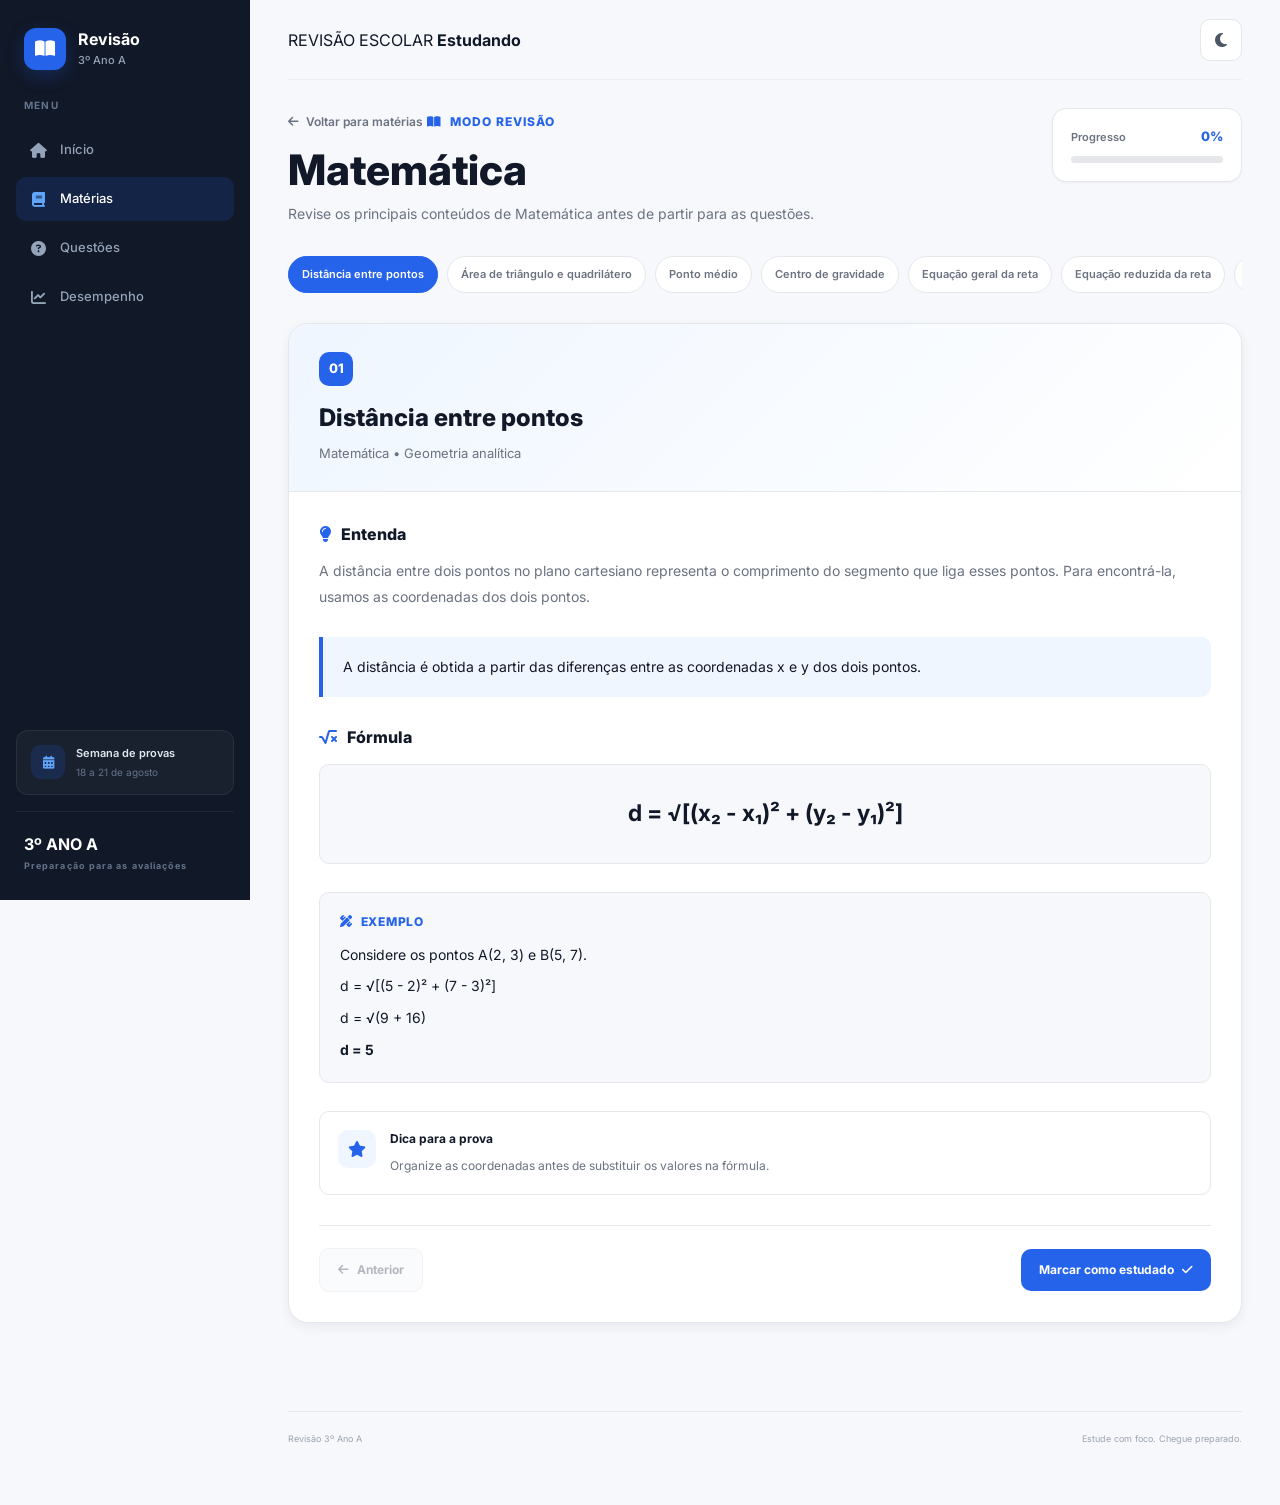
<file: revisao.html>
<!DOCTYPE html>
<html lang="pt-BR">

<head>

    <meta charset="UTF-8">

    <meta
        name="viewport"
        content="width=device-width, initial-scale=1.0"
    >

    <title>Revisão | 3º Ano A</title>


    <!-- =====================================================
         FONTES
         ===================================================== -->

    <link
        rel="preconnect"
        href="https://fonts.googleapis.com"
    >

    <link
        rel="preconnect"
        href="https://fonts.gstatic.com"
        crossorigin
    >

    <link
        href="https://fonts.googleapis.com/css2?family=Inter:wght@400;500;600;700;800&display=swap"
        rel="stylesheet"
    >


    <!-- =====================================================
         FONT AWESOME
         ===================================================== -->

    <link
        rel="stylesheet"
        href="https://cdnjs.cloudflare.com/ajax/libs/font-awesome/6.5.2/css/all.min.css"
    >


    <!-- =====================================================
         CSS
         ===================================================== -->

    <link
        rel="stylesheet"
        href="reset.css"
    >

    <link
        rel="stylesheet"
        href="variables.css"
    >

    <link
        rel="stylesheet"
        href="components.css"
    >

    <link
        rel="stylesheet"
        href="style.css"
    >


    <!-- =====================================================
         ESTILO DA PÁGINA
         ===================================================== -->

    <style>

        /* =================================================
           CONTAINER
           ================================================= */

        .revision-container {

            width: 100%;
            max-width: 1100px;

            margin: 0 auto;

            padding-top: 28px;
            padding-bottom: 50px;

        }


        /* =================================================
           CABEÇALHO
           ================================================= */

        .revision-header {

            display: flex;
            align-items: flex-start;
            justify-content: space-between;

            gap: 25px;

            margin-bottom: 30px;

        }


        .revision-header-content {

            min-width: 0;

        }


        .back-link {

            display: inline-flex;
            align-items: center;
            gap: 7px;

            margin-bottom: 15px;

            color: var(--color-text-muted);

            font-size: 12px;
            font-weight: 600;

            text-decoration: none;

            transition:
                color var(--transition-fast);

        }


        .back-link:hover {

            color: var(--color-primary);

        }


        .revision-label {

            display: inline-flex;
            align-items: center;
            gap: 8px;

            margin-bottom: 10px;

            color: var(--color-primary);

            font-size: 12px;
            font-weight: 800;

            text-transform: uppercase;

            letter-spacing: 0.08em;

        }


        .revision-title {

            margin: 0 0 8px;

            color: var(--color-text);

            font-size: clamp(28px, 4vw, 42px);

            font-weight: 800;

            line-height: 1.15;

        }


        .revision-description {

            max-width: 700px;

            color: var(--color-text-muted);

            font-size: 14px;

            line-height: 1.7;

        }


        /* =================================================
           INDICADOR
           ================================================= */

        .revision-progress-box {

            flex-shrink: 0;

            width: 190px;

            padding: 18px;

            border: 1px solid var(--color-border);

            border-radius: var(--radius-lg);

            background: var(--color-surface);

            box-shadow: var(--shadow-sm);

        }


        .revision-progress-top {

            display: flex;
            align-items: center;
            justify-content: space-between;

            gap: 10px;

            margin-bottom: 9px;

        }


        .revision-progress-top span:first-child {

            color: var(--color-text-muted);

            font-size: 11px;
            font-weight: 600;

        }


        .revision-progress-number {

            color: var(--color-primary);

            font-size: 13px;
            font-weight: 800;

        }


        .revision-progress-track {

            width: 100%;
            height: 7px;

            overflow: hidden;

            border-radius: 999px;

            background: var(--color-border);

        }


        .revision-progress-fill {

            width: 0;
            height: 100%;

            border-radius: inherit;

            background: var(--color-primary);

            transition:
                width 400ms ease;

        }


        /* =================================================
           SELEÇÃO DE TÓPICOS
           ================================================= */

        .topic-selector {

            display: flex;
            gap: 9px;

            margin-bottom: 25px;

            overflow-x: auto;

            padding-bottom: 5px;

        }


        .topic-selector button {

            flex-shrink: 0;

            padding: 9px 13px;

            border: 1px solid var(--color-border);

            border-radius: 999px;

            background: var(--color-surface);

            color: var(--color-text-muted);

            font-family: inherit;

            font-size: 11px;
            font-weight: 600;

            cursor: pointer;

            transition:
                background var(--transition-fast),
                color var(--transition-fast),
                border-color var(--transition-fast);

        }


        .topic-selector button:hover {

            border-color: var(--color-primary);

            color: var(--color-primary);

        }


        .topic-selector button.active {

            border-color: var(--color-primary);

            background: var(--color-primary);

            color: #ffffff;

        }


        /* =================================================
           CARD PRINCIPAL
           ================================================= */

        .lesson-card {

            overflow: hidden;

            border: 1px solid var(--color-border);

            border-radius: var(--radius-xl);

            background: var(--color-surface);

            box-shadow: var(--shadow-md);

        }


        .lesson-card-header {

            padding: 28px 30px;

            border-bottom: 1px solid var(--color-border);

            background:
                linear-gradient(
                    135deg,
                    var(--color-primary-light),
                    var(--color-surface)
                );

        }


        .lesson-number {

            display: inline-flex;
            align-items: center;
            justify-content: center;

            width: 34px;
            height: 34px;

            margin-bottom: 14px;

            border-radius: 10px;

            background: var(--color-primary);

            color: #ffffff;

            font-size: 13px;
            font-weight: 800;

        }


        .lesson-title {

            margin: 0 0 7px;

            color: var(--color-text);

            font-size: 24px;
            font-weight: 800;

        }


        .lesson-subtitle {

            color: var(--color-text-muted);

            font-size: 13px;

        }


        .lesson-body {

            padding: 30px;

        }


        /* =================================================
           SEÇÕES DA AULA
           ================================================= */

        .study-section {

            margin-bottom: 28px;

        }


        .study-section:last-child {

            margin-bottom: 0;

        }


        .study-section-title {

            display: flex;
            align-items: center;

            gap: 10px;

            margin-bottom: 12px;

            color: var(--color-text);

            font-size: 16px;
            font-weight: 800;

        }


        .study-section-title i {

            color: var(--color-primary);

        }


        .study-text {

            color: var(--color-text-muted);

            font-size: 14px;

            line-height: 1.8;

        }


        /* =================================================
           DESTAQUE
           ================================================= */

        .study-highlight {

            padding: 18px 20px;

            border-left: 4px solid var(--color-primary);

            border-radius: 0 var(--radius-md) var(--radius-md) 0;

            background: var(--color-primary-light);

            color: var(--color-text);

            font-size: 14px;

            line-height: 1.7;

        }


        /* =================================================
           FÓRMULA
           ================================================= */

        .formula-box {

            display: flex;
            align-items: center;
            justify-content: center;

            min-height: 100px;

            margin-top: 15px;

            padding: 25px;

            border: 1px solid var(--color-border);

            border-radius: var(--radius-md);

            background: var(--color-background);

            color: var(--color-text);

            font-size: 23px;
            font-weight: 700;

            text-align: center;

        }


        /* =================================================
           EXEMPLO
           ================================================= */

        .example-box {

            padding: 20px;

            border: 1px solid var(--color-border);

            border-radius: var(--radius-md);

            background: var(--color-background);

        }


        .example-label {

            display: flex;
            align-items: center;
            gap: 8px;

            margin-bottom: 12px;

            color: var(--color-primary);

            font-size: 12px;
            font-weight: 800;

            text-transform: uppercase;

            letter-spacing: 0.06em;

        }


        .example-box p {

            margin-bottom: 8px;

            color: var(--color-text);

            font-size: 14px;

            line-height: 1.7;

        }


        .example-box p:last-child {

            margin-bottom: 0;

        }


        /* =================================================
           DICA
           ================================================= */

        .tip-box {

            display: flex;

            gap: 14px;

            padding: 18px;

            border: 1px solid var(--color-border);

            border-radius: var(--radius-md);

            background: var(--color-surface);

        }


        .tip-icon {

            width: 38px;
            height: 38px;

            flex-shrink: 0;

            display: flex;
            align-items: center;
            justify-content: center;

            border-radius: 10px;

            background: var(--color-primary-light);

            color: var(--color-primary);

        }


        .tip-content strong {

            display: block;

            margin-bottom: 4px;

            color: var(--color-text);

            font-size: 12px;

        }


        .tip-content span {

            color: var(--color-text-muted);

            font-size: 12px;

            line-height: 1.6;

        }


        /* =================================================
           BOTÕES
           ================================================= */

        .lesson-actions {

            display: flex;
            align-items: center;
            justify-content: space-between;

            gap: 15px;

            margin-top: 30px;

            padding-top: 22px;

            border-top: 1px solid var(--color-border);

        }


        .lesson-action {

            display: inline-flex;
            align-items: center;
            justify-content: center;

            gap: 8px;

            padding: 12px 18px;

            border: 0;

            border-radius: var(--radius-md);

            font-family: inherit;

            font-size: 12px;
            font-weight: 700;

            cursor: pointer;

            transition:
                background var(--transition-fast),
                transform var(--transition-fast);

        }


        .lesson-action:hover {

            transform: translateY(-1px);

        }


        .lesson-action-secondary {

            background: var(--color-background);

            color: var(--color-text-muted);

            border: 1px solid var(--color-border);

        }


        .lesson-action-secondary:hover {

            color: var(--color-primary);

            border-color: var(--color-primary);

        }


        .lesson-action-primary {

            background: var(--color-primary);

            color: #ffffff;

        }


        .lesson-action-primary:hover {

            background: var(--color-primary-dark);

        }


        /* =================================================
           ESTADO CONCLUÍDO
           ================================================= */

        .completed-message {

            display: none;

            margin-top: 20px;

            padding: 15px;

            border-radius: var(--radius-md);

            background: var(--color-success-bg);

            color: var(--color-success);

            font-size: 13px;
            font-weight: 700;

            text-align: center;

        }


        .completed-message.show {

            display: block;

        }


        /* =================================================
           RESPONSIVIDADE
           ================================================= */

        @media (max-width: 800px) {

            .revision-container {

                padding-top: 20px;

            }


            .revision-header {

                flex-direction: column;

            }


            .revision-progress-box {

                width: 100%;

            }

        }


        @media (max-width: 520px) {

            .lesson-card-header,
            .lesson-body {

                padding: 20px;

            }


            .lesson-title {

                font-size: 20px;

            }


            .formula-box {

                font-size: 18px;

                padding: 20px;

            }


            .lesson-actions {

                flex-direction: column-reverse;

                align-items: stretch;

            }


            .lesson-action {

                width: 100%;

            }

        }

    </style>

</head>


<body>

    <div class="app">


        <!-- =================================================
             SIDEBAR
             ================================================= -->

        <aside class="sidebar">

            <div class="sidebar-logo">

                <div class="logo-icon">
                    <i class="fa-solid fa-book-open"></i>
                </div>

                <div class="logo-text">
                    <strong>Revisão</strong>
                    <span>3º Ano A</span>
                </div>

            </div>


            <nav class="sidebar-nav">

                <span class="nav-title">
                    MENU
                </span>


                <a
                    href="index.html"
                    class="nav-item"
                >

                    <i class="fa-solid fa-house"></i>

                    <span>Início</span>

                </a>


                <a
                    href="materias.html"
                    class="nav-item active"
                >

                    <i class="fa-solid fa-book"></i>

                    <span>Matérias</span>

                </a>


                <a
                    href="questoes.html"
                    class="nav-item"
                >

                    <i class="fa-solid fa-circle-question"></i>

                    <span>Questões</span>

                </a>


                <a
                    href="desempenho.html"
                    class="nav-item"
                >

                    <i class="fa-solid fa-chart-line"></i>

                    <span>Desempenho</span>

                </a>

            </nav>


            <div class="sidebar-exam">

                <div class="exam-icon">
                    <i class="fa-solid fa-calendar-days"></i>
                </div>

                <div>

                    <strong>
                        Semana de provas
                    </strong>

                    <span>
                        18 a 21 de agosto
                    </span>

                </div>

            </div>


            <div class="sidebar-footer">

                <strong>
                    3º ANO A
                </strong>

                <span>
                    Preparação para as avaliações
                </span>

            </div>

        </aside>


        <!-- =================================================
             CONTEÚDO
             ================================================= -->

        <main class="main-content">


            <!-- =================================================
                 TOPBAR
                 ================================================= -->

            <header class="topbar">

                <div class="topbar-title">

                    <button
                        class="icon-button mobile-menu"
                        id="menuToggle"
                        aria-label="Abrir menu"
                    >

                        <i class="fa-solid fa-bars"></i>

                    </button>


                    <div>

                        <span>
                            REVISÃO ESCOLAR
                        </span>

                        <strong>
                            Estudando
                        </strong>

                    </div>

                </div>


                <div class="topbar-actions">

                    <button
                        class="icon-button"
                        id="themeToggle"
                        aria-label="Ativar modo escuro"
                    >

                        <i class="fa-solid fa-moon"></i>

                    </button>

                </div>

            </header>


            <!-- =================================================
                 CONTAINER DA REVISÃO
                 ================================================= -->

            <div class="revision-container">


                <!-- =================================================
                     CABEÇALHO
                     ================================================= -->

                <header class="revision-header">

                    <div class="revision-header-content">

                        <a
                            href="materias.html"
                            class="back-link"
                        >

                            <i class="fa-solid fa-arrow-left"></i>

                            Voltar para matérias

                        </a>


                        <div class="revision-label">

                            <i class="fa-solid fa-book-open"></i>

                            Modo revisão

                        </div>


                        <h1
                            class="revision-title"
                            id="revisionTitle"
                        >
                            Matemática
                        </h1>


                        <p
                            class="revision-description"
                            id="revisionDescription"
                        >
                            Revise os principais conteúdos
                            antes de partir para as questões.
                        </p>

                    </div>


                    <div class="revision-progress-box">

                        <div class="revision-progress-top">

                            <span>
                                Progresso
                            </span>

                            <span
                                class="revision-progress-number"
                                id="revisionProgressNumber"
                            >
                                0%
                            </span>

                        </div>


                        <div class="revision-progress-track">

                            <div
                                class="revision-progress-fill"
                                id="revisionProgressFill"
                            ></div>

                        </div>

                    </div>

                </header>


                <!-- =================================================
                     TÓPICOS
                     ================================================= -->

                <div
                    class="topic-selector"
                    id="topicSelector"
                ></div>


                <!-- =================================================
                     AULA
                     ================================================= -->

                <article class="lesson-card">


                    <header class="lesson-card-header">

                        <span
                            class="lesson-number"
                            id="lessonNumber"
                        >
                            01
                        </span>


                        <h2
                            class="lesson-title"
                            id="lessonTitle"
                        >
                            Distância entre pontos
                        </h2>


                        <p
                            class="lesson-subtitle"
                            id="lessonSubtitle"
                        >
                            Matemática • Geometria analítica
                        </p>

                    </header>


                    <div class="lesson-body">


                        <!-- =================================================
                             RESUMO
                             ================================================= -->

                        <section class="study-section">

                            <h3 class="study-section-title">

                                <i class="fa-solid fa-lightbulb"></i>

                                Entenda

                            </h3>


                            <p
                                class="study-text"
                                id="lessonTheory"
                            >
                                A distância entre dois pontos
                                no plano cartesiano representa
                                o comprimento do segmento que
                                liga esses pontos.

                            </p>

                        </section>


                        <!-- =================================================
                             DESTAQUE
                             ================================================= -->

                        <section class="study-section">

                            <div
                                class="study-highlight"
                                id="lessonHighlight"
                            >
                                Para encontrar a distância,
                                usamos as coordenadas dos dois
                                pontos e aplicamos a fórmula
                                correspondente.

                            </div>

                        </section>


                        <!-- =================================================
                             FÓRMULA
                             ================================================= -->

                        <section class="study-section">

                            <h3 class="study-section-title">

                                <i class="fa-solid fa-square-root-variable"></i>

                                Fórmula

                            </h3>


                            <div
                                class="formula-box"
                                id="lessonFormula"
                            >
                                d = √[(x₂ - x₁)² + (y₂ - y₁)²]
                            </div>

                        </section>


                        <!-- =================================================
                             EXEMPLO
                             ================================================= -->

                        <section class="study-section">

                            <div class="example-box">

                                <div class="example-label">

                                    <i class="fa-solid fa-pen-ruler"></i>

                                    Exemplo

                                </div>


                                <div id="lessonExample">

                                    <p>
                                        Considere os pontos
                                        A(2, 3) e B(5, 7).
                                    </p>

                                    <p>
                                        d = √[(5 - 2)² + (7 - 3)²]
                                    </p>

                                    <p>
                                        d = √(9 + 16)
                                    </p>

                                    <p>
                                        <strong>
                                            d = 5
                                        </strong>
                                    </p>

                                </div>

                            </div>

                        </section>


                        <!-- =================================================
                             DICA
                             ================================================= -->

                        <section class="study-section">

                            <div class="tip-box">

                                <div class="tip-icon">

                                    <i class="fa-solid fa-star"></i>

                                </div>


                                <div class="tip-content">

                                    <strong>
                                        Dica para a prova
                                    </strong>

                                    <span id="lessonTip">

                                        Organize as coordenadas
                                        antes de substituir
                                        os valores na fórmula.

                                    </span>

                                </div>

                            </div>

                        </section>


                        <!-- =================================================
                             AÇÕES
                             ================================================= -->

                        <div class="lesson-actions">

                            <button
                                type="button"
                                class="lesson-action lesson-action-secondary"
                                id="previousTopic"
                            >

                                <i class="fa-solid fa-arrow-left"></i>

                                Anterior

                            </button>


                            <button
                                type="button"
                                class="lesson-action lesson-action-primary"
                                id="completeTopic"
                            >

                                Marcar como estudado

                                <i class="fa-solid fa-check"></i>

                            </button>

                        </div>


                        <div
                            class="completed-message"
                            id="completedMessage"
                        >

                            <i class="fa-solid fa-circle-check"></i>

                            Conteúdo marcado como estudado!

                        </div>

                    </div>

                </article>

            </div>


            <!-- =================================================
                 FOOTER
                 ================================================= -->

            <footer class="footer">

                <span>
                    Revisão 3º Ano A
                </span>

                <span>
                    Estude com foco. Chegue preparado.
                </span>

            </footer>

        </main>

    </div>


    <!-- =====================================================
         JAVASCRIPT
         ===================================================== -->

    <script src="progresso.js"></script>

    <script src="questoes.js"></script>

    <script src="app.js"></script>


    <!-- =====================================================
         SISTEMA DA REVISÃO
         ===================================================== -->

    <script>

        "use strict";


        /* =================================================
           DADOS DOS CONTEÚDOS
           ================================================= */

        const conteudosRevisao = {

            matematica: [

                {
                    titulo:
                        "Distância entre pontos",

                    subtitulo:
                        "Matemática • Geometria analítica",

                    teoria:
                        "A distância entre dois pontos no plano cartesiano representa o comprimento do segmento que liga esses pontos. Para encontrá-la, usamos as coordenadas dos dois pontos.",

                    destaque:
                        "A distância é obtida a partir das diferenças entre as coordenadas x e y dos dois pontos.",

                    formula:
                        "d = √[(x₂ - x₁)² + (y₂ - y₁)²]",

                    exemplo: [
                        "Considere os pontos A(2, 3) e B(5, 7).",
                        "d = √[(5 - 2)² + (7 - 3)²]",
                        "d = √(9 + 16)",
                        "d = 5"
                    ],

                    dica:
                        "Organize as coordenadas antes de substituir os valores na fórmula."

                },


                {
                    titulo:
                        "Área de triângulo e quadrilátero",

                    subtitulo:
                        "Matemática • Geometria analítica",

                    teoria:
                        "A área permite determinar a superfície ocupada por uma figura. Para o triângulo, usamos base e altura. Em outras figuras, a fórmula depende de suas características.",

                    destaque:
                        "Identifique primeiro qual é a figura e quais medidas são conhecidas.",

                    formula:
                        "Triângulo: A = (b · h) / 2",

                    exemplo: [
                        "Considere um triângulo com base 8 e altura 5.",
                        "A = (8 · 5) / 2",
                        "A = 40 / 2",
                        "A = 20"
                    ],

                    dica:
                        "Antes de calcular, identifique corretamente a base e a altura."

                },


                {
                    titulo:
                        "Ponto médio",

                    subtitulo:
                        "Matemática • Geometria analítica",

                    teoria:
                        "O ponto médio é o ponto que divide um segmento exatamente ao meio. Ele pode ser encontrado calculando a média das coordenadas dos extremos do segmento.",

                    destaque:
                        "Some as coordenadas correspondentes e divida cada resultado por 2.",

                    formula:
                        "M = ((x₁ + x₂)/2, (y₁ + y₂)/2)",

                    exemplo: [
                        "Considere A(2, 4) e B(6, 8).",
                        "Mx = (2 + 6) / 2 = 4",
                        "My = (4 + 8) / 2 = 6",
                        "M = (4, 6)"
                    ],

                    dica:
                        "Calcule x e y separadamente para evitar confundir as coordenadas."

                },


                {
                    titulo:
                        "Centro de gravidade",

                    subtitulo:
                        "Matemática • Geometria analítica",

                    teoria:
                        "O centro de gravidade de uma figura pode ser determinado a partir da relação entre as coordenadas dos pontos que formam a figura.",

                    destaque:
                        "Em problemas com pontos, observe quais coordenadas devem ser utilizadas no cálculo.",

                    formula:
                        "G = média das coordenadas dos pontos",

                    exemplo: [
                        "Considere pontos com coordenadas conhecidas.",
                        "Some as coordenadas correspondentes.",
                        "Divida cada soma pela quantidade de pontos.",
                        "O resultado representa as coordenadas do centro."
                    ],

                    dica:
                        "Preste atenção à quantidade de pontos utilizada no cálculo."

                },


                {
                    titulo:
                        "Equação geral da reta",

                    subtitulo:
                        "Matemática • Geometria analítica",

                    teoria:
                        "A equação geral representa uma reta utilizando uma expressão do tipo ax + by + c = 0.",

                    destaque:
                        "Uma equação de reta pode ser escrita em diferentes formas, dependendo das informações fornecidas.",

                    formula:
                        "ax + by + c = 0",

                    exemplo: [
                        "Considere uma reta representada por:",
                        "2x + 3y - 6 = 0",
                        "Essa expressão está na forma geral da reta."
                    ],

                    dica:
                        "Identifique os coeficientes a, b e c antes de realizar qualquer manipulação."

                },


                {
                    titulo:
                        "Equação reduzida da reta",

                    subtitulo:
                        "Matemática • Geometria analítica",

                    teoria:
                        "A forma reduzida apresenta a reta como uma função de primeiro grau. Nela, podemos observar diretamente o coeficiente angular e o coeficiente linear.",

                    destaque:
                        "Na forma reduzida, o coeficiente angular indica a inclinação da reta.",

                    formula:
                        "y = ax + b",

                    exemplo: [
                        "Considere:",
                        "y = 2x + 3",
                        "O coeficiente angular é 2.",
                        "O coeficiente linear é 3."
                    ],

                    dica:
                        "Na forma y = ax + b, a representa o coeficiente angular e b o coeficiente linear."

                },


                {
                    titulo:
                        "Intersecção de retas",

                    subtitulo:
                        "Matemática • Geometria analítica",

                    teoria:
                        "A intersecção de duas retas corresponde ao ponto em que elas se encontram. Para encontrá-lo, podemos resolver o sistema formado pelas duas equações.",

                    destaque:
                        "O ponto de intersecção precisa satisfazer as duas equações das retas.",

                    formula:
                        "Resolver o sistema das duas equações",

                    exemplo: [
                        "Considere duas equações de reta.",
                        "Iguale as expressões quando estiverem na forma reduzida.",
                        "Encontre o valor de x.",
                        "Depois substitua x para encontrar y."
                    ],

                    dica:
                        "Depois de encontrar o ponto, substitua-o nas duas equações para conferir."

                },


                {
                    titulo:
                        "Posição relativa ponto/reta",

                    subtitulo:
                        "Matemática • Geometria analítica",

                    teoria:
                        "Para verificar a posição de um ponto em relação a uma reta, podemos substituir suas coordenadas na equação da reta.",

                    destaque:
                        "Se o ponto satisfaz a equação da reta, ele pertence à reta.",

                    formula:
                        "Ax + By + C = 0",

                    exemplo: [
                        "Considere uma reta e um ponto.",
                        "Substitua as coordenadas do ponto na equação.",
                        "Se o resultado for zero, o ponto pertence à reta."
                    ],

                    dica:
                        "Sempre substitua x e y corretamente antes de analisar o resultado."

                },


                {
                    titulo:
                        "Posição relativa de duas retas",

                    subtitulo:
                        "Matemática • Geometria analítica",

                    teoria:
                        "Duas retas podem apresentar diferentes posições relativas, como serem concorrentes, paralelas ou coincidentes.",

                    destaque:
                        "Compare os coeficientes e observe os coeficientes angulares das retas.",

                    formula:
                        "Coeficientes angulares",

                    exemplo: [
                        "Retas com coeficientes angulares diferentes são concorrentes.",
                        "Retas com o mesmo coeficiente angular podem ser paralelas ou coincidentes.",
                        "A análise dos demais coeficientes permite diferenciá-las."
                    ],

                    dica:
                        "Compare primeiro os coeficientes angulares antes de analisar a posição das retas."

                }

            ],


            natureza: [

                {
                    titulo:
                        "Tabela periódica",

                    subtitulo:
                        "Ciências da Natureza • Química",

                    teoria:
                        "A tabela periódica organiza os elementos químicos de acordo com seus números atômicos e permite observar tendências e propriedades dos elementos.",

                    destaque:
                        "A organização da tabela facilita a comparação das propriedades dos elementos.",

                    formula:
                        "Número atômico → organização dos elementos",

                    exemplo: [
                        "Os elementos são organizados em ordem crescente de número atômico.",
                        "As linhas são chamadas períodos.",
                        "As colunas são chamadas grupos ou famílias."
                    ],

                    dica:
                        "Observe a posição do elemento na tabela para analisar suas propriedades."

                },


                {
                    titulo:
                        "Raio atômico",

                    subtitulo:
                        "Ciências da Natureza • Química",

                    teoria:
                        "O raio atômico está relacionado ao tamanho do átomo e apresenta tendências ao longo da tabela periódica.",

                    destaque:
                        "A posição do elemento na tabela ajuda a comparar o tamanho dos átomos.",

                    formula:
                        "Raio atômico → tamanho do átomo",

                    exemplo: [
                        "Compare elementos que estejam no mesmo período.",
                        "Observe suas posições na tabela.",
                        "A tendência periódica permite determinar qual apresenta maior raio."
                    ],

                    dica:
                        "Memorize a tendência periódica do raio atômico."

                },


                {
                    titulo:
                        "Eletronegatividade",

                    subtitulo:
                        "Ciências da Natureza • Química",

                    teoria:
                        "Eletronegatividade representa a tendência de um átomo atrair para si os elétrons envolvidos em uma ligação química.",

                    destaque:
                        "Quanto maior a eletronegatividade, maior a tendência de atrair elétrons.",

                    formula:
                        "Eletronegatividade → atração por elétrons",

                    exemplo: [
                        "Compare dois elementos em uma ligação.",
                        "O elemento mais eletronegativo tende a atrair mais os elétrons da ligação."
                    ],

                    dica:
                        "Observe a posição dos elementos na tabela periódica."

                },


                {
                    titulo:
                        "Eletropositividade",

                    subtitulo:
                        "Ciências da Natureza • Química",

                    teoria:
                        "A eletropositividade está relacionada à tendência de um átomo perder elétrons e formar espécies positivas.",

                    destaque:
                        "Elementos com maior tendência de perder elétrons apresentam maior eletropositividade.",

                    formula:
                        "Eletropositividade → tendência de perder elétrons",

                    exemplo: [
                        "Metais geralmente apresentam maior tendência de perder elétrons.",
                        "Essa característica está relacionada às propriedades periódicas."
                    ],

                    dica:
                        "Compare a eletropositividade considerando a posição dos elementos na tabela."

                },


                {
                    titulo:
                        "Energia de ionização",

                    subtitulo:
                        "Ciências da Natureza • Química",

                    teoria:
                        "A energia de ionização corresponde à energia necessária para retirar um elétron de um átomo isolado no estado gasoso.",

                    destaque:
                        "Quanto mais difícil for retirar o elétron, maior será a energia de ionização.",

                    formula:
                        "Átomo(g) → íon⁺(g) + e⁻",

                    exemplo: [
                        "Um átomo recebe energia.",
                        "Um elétron é removido.",
                        "O átomo transforma-se em um íon positivo."
                    ],

                    dica:
                        "Relacione a energia de ionização com a dificuldade de retirar elétrons."

                },


                {
                    titulo:
                        "Classificação do carbono",

                    subtitulo:
                        "Ciências da Natureza • Química Orgânica",

                    teoria:
                        "Na Química Orgânica, os átomos de carbono podem ser classificados de acordo com a quantidade de outros carbonos aos quais estão ligados.",

                    destaque:
                        "A classificação considera quantos outros átomos de carbono estão diretamente ligados ao carbono analisado.",

                    formula:
                        "1º, 2º, 3º e 4º",

                    exemplo: [
                        "Carbono ligado a 1 carbono → primário.",
                        "Carbono ligado a 2 carbonos → secundário.",
                        "Carbono ligado a 3 carbonos → terciário.",
                        "Carbono ligado a 4 carbonos → quaternário."
                    ],

                    dica:
                        "Conte apenas os carbonos diretamente ligados ao carbono analisado."

                },


                {
                    titulo:
                        "Cadeias carbônicas",

                    subtitulo:
                        "Ciências da Natureza • Química Orgânica",

                    teoria:
                        "As cadeias carbônicas representam a sequência de átomos de carbono presentes em compostos orgânicos e podem ser classificadas de diferentes maneiras.",

                    destaque:
                        "Observe se a cadeia é aberta ou fechada e se apresenta ligações simples ou múltiplas.",

                    formula:
                        "Cadeia → classificação estrutural",

                    exemplo: [
                        "Uma cadeia com apenas ligações simples entre carbonos é saturada.",
                        "Uma cadeia com ligações múltiplas pode ser classificada como insaturada."
                    ],

                    dica:
                        "Analise primeiro a estrutura da cadeia antes de classificá-la."

                },


                {
                    titulo:
                        "Hibridização",

                    subtitulo:
                        "Ciências da Natureza • Química Orgânica",

                    teoria:
                        "A hibridização descreve a combinação de orbitais atômicos para formar novos orbitais híbridos, ajudando a explicar as ligações e a geometria das moléculas.",

                    destaque:
                        "Os tipos de hibridização estão relacionados à geometria e ao tipo de ligação.",

                    formula:
                        "sp • sp² • sp³",

                    exemplo: [
                        "sp → geometria linear.",
                        "sp² → geometria trigonal plana.",
                        "sp³ → geometria tetraédrica."
                    ],

                    dica:
                        "Associe cada tipo de hibridização à sua geometria."

                },


                {
                    titulo:
                        "Fórmula molecular",

                    subtitulo:
                        "Ciências da Natureza • Química Orgânica",

                    teoria:
                        "A fórmula molecular indica quais elementos estão presentes em uma substância e quantos átomos de cada elemento participam da molécula.",

                    destaque:
                        "Os índices presentes na fórmula indicam a quantidade de átomos de cada elemento.",

                    formula:
                        "CₓHᵧ...",

                    exemplo: [
                        "Na fórmula C₂H₆ existem:",
                        "2 átomos de carbono.",
                        "6 átomos de hidrogênio."
                    ],

                    dica:
                        "Leia os índices da fórmula com atenção."

                },


                {
                    titulo:
                        "Funções orgânicas",

                    subtitulo:
                        "Ciências da Natureza • Química Orgânica",

                    teoria:
                        "As funções orgânicas agrupam compostos que apresentam determinados grupos funcionais e características químicas semelhantes.",

                    destaque:
                        "O grupo funcional ajuda a identificar a função orgânica presente.",

                    formula:
                        "Grupo funcional → função orgânica",

                    exemplo: [
                        "Ao analisar uma estrutura orgânica, identifique os átomos e grupos presentes.",
                        "Depois compare com as características das funções orgânicas."
                    ],

                    dica:
                        "Aprenda a reconhecer visualmente os principais grupos funcionais."

                },


                {
                    titulo:
                        "Nomenclatura de hidrocarbonetos",

                    subtitulo:
                        "Ciências da Natureza • Química Orgânica",

                    teoria:
                        "A nomenclatura dos hidrocarbonetos permite identificar compostos formados por carbono e hidrogênio a partir de regras estabelecidas.",

                    destaque:
                        "O nome depende da quantidade de carbonos e do tipo de ligação presente na cadeia.",

                    formula:
                        "Prefixo + infixo + sufixo",

                    exemplo: [
                        "O prefixo indica a quantidade de carbonos.",
                        "O infixo está relacionado ao tipo de ligação.",
                        "O sufixo identifica a função hidrocarboneto."
                    ],

                    dica:
                        "Conte a quantidade de carbonos da cadeia principal antes de montar o nome."

                },


                {
                    titulo:
                        "Citologia",

                    subtitulo:
                        "Ciências da Natureza • Biologia",

                    teoria:
                        "A citologia é a área da Biologia que estuda as células, suas estruturas e seu funcionamento.",

                    destaque:
                        "A célula é a unidade básica estrutural e funcional dos seres vivos.",

                    formula:
                        "Célula → estrutura e funcionamento",

                    exemplo: [
                        "Ao estudar uma célula, observe suas estruturas.",
                        "Relacione cada estrutura à sua função."
                    ],

                    dica:
                        "Associe cada organela à sua principal função."

                },


                {
                    titulo:
                        "Tecido epitelial",

                    subtitulo:
                        "Ciências da Natureza • Biologia",

                    teoria:
                        "O tecido epitelial atua principalmente no revestimento e proteção das superfícies do organismo e também pode participar de processos de absorção e secreção.",

                    destaque:
                        "O revestimento é uma das funções fundamentais do tecido epitelial.",

                    formula:
                        "Tecido epitelial → revestimento e proteção",

                    exemplo: [
                        "O tecido epitelial pode revestir superfícies externas.",
                        "Também pode formar estruturas relacionadas à secreção."
                    ],

                    dica:
                        "Associe tecido epitelial principalmente a revestimento e proteção."

                },


                {
                    titulo:
                        "Circuitos elétricos",

                    subtitulo:
                        "Ciências da Natureza • Física",

                    teoria:
                        "Um circuito elétrico é formado por componentes conectados de modo a permitir o funcionamento do sistema elétrico.",

                    destaque:
                        "A corrente elétrica está associada ao movimento ordenado de cargas elétricas.",

                    formula:
                        "U = R · i",

                    exemplo: [
                        "Um circuito pode possuir gerador, fios e outros componentes.",
                        "A corrente percorre o circuito quando existe uma condição adequada para sua circulação."
                    ],

                    dica:
                        "Identifique a função de cada componente antes de analisar o circuito."

                },


                {
                    titulo:
                        "Geradores e receptores elétricos",

                    subtitulo:
                        "Ciências da Natureza • Física",

                    teoria:
                        "Geradores e receptores são componentes elétricos com funções diferentes. O gerador fornece energia elétrica ao circuito, enquanto o receptor utiliza energia elétrica e a transforma em outras formas de energia.",

                    destaque:
                        "Gerador fornece energia; receptor recebe e transforma energia.",

                    formula:
                        "Energia → transformação",

                    exemplo: [
                        "Uma bateria pode atuar como fonte de energia elétrica.",
                        "Um motor elétrico pode receber energia e transformá-la em energia mecânica."
                    ],

                    dica:
                        "Lembre-se da diferença: gerador fornece energia e receptor utiliza energia."

                }

            ],


            humanas: [

                {
                    titulo:
                        "Liberdade, Igualdade e Sustentabilidade",

                    subtitulo:
                        "Ciências Humanas",

                    teoria:
                        "O estudo de liberdade, igualdade e sustentabilidade permite refletir sobre direitos, organização da sociedade e relações entre desenvolvimento e preservação.",

                    destaque:
                        "Os conceitos podem ser analisados em conjunto para compreender desafios da vida em sociedade.",

                    formula:
                        "Liberdade + Igualdade + Sustentabilidade",

                    exemplo: [
                        "Analise situações sociais.",
                        "Identifique quais direitos estão envolvidos.",
                        "Observe também os impactos sociais e ambientais."
                    ],

                    dica:
                        "Relacione os conceitos com situações concretas da sociedade."

                },


                {
                    titulo:
                        "Direitos, Economia e Cultura nos tempos da Ditadura",

                    subtitulo:
                        "Ciências Humanas • História",

                    teoria:
                        "O conteúdo aborda aspectos relacionados aos direitos, à economia e à cultura durante o período de ditadura, permitindo compreender transformações políticas e sociais.",

                    destaque:
                        "Analise o período considerando diferentes dimensões da sociedade.",

                    formula:
                        "Política + Economia + Cultura + Direitos",

                    exemplo: [
                        "Observe as mudanças políticas.",
                        "Relacione-as aos impactos econômicos e culturais.",
                        "Considere também a questão dos direitos."
                    ],

                    dica:
                        "Evite estudar os acontecimentos de forma isolada; relacione política, economia e cultura."

                },


                {
                    titulo:
                        "Hidrografia",

                    subtitulo:
                        "Ciências Humanas • Geografia",

                    teoria:
                        "A hidrografia estuda as águas da superfície terrestre, incluindo rios, lagos, bacias hidrográficas e outros recursos hídricos.",

                    destaque:
                        "As bacias hidrográficas são importantes para compreender a distribuição e o uso das águas.",

                    formula:
                        "Bacia hidrográfica → área drenada por um sistema de rios",

                    exemplo: [
                        "Identifique um rio principal.",
                        "Observe seus afluentes.",
                        "A área drenada pelo sistema forma uma bacia hidrográfica."
                    ],

                    dica:
                        "Relacione hidrografia com rios, bacias, recursos hídricos e uso da água."

                }

            ],


            linguagens: [

                {
                    titulo:
                        "Redação dissertativa-argumentativa",

                    subtitulo:
                        "Linguagens • Produção textual",

                    teoria:
                        "A redação dissertativa-argumentativa apresenta uma ideia ou ponto de vista e utiliza argumentos para defendê-lo. A organização das ideias é fundamental para a construção do texto.",

                    destaque:
                        "O texto precisa apresentar uma posição e desenvolvê-la por meio de argumentos.",

                    formula:
                        "Tese + Argumentação + Conclusão",

                    exemplo: [
                        "Introdução: apresente o tema e sua tese.",
                        "Desenvolvimento: apresente argumentos e explique-os.",
                        "Conclusão: retome a ideia e encaminhe o fechamento do texto."
                    ],

                    dica:
                        "Antes de escrever, organize sua tese e os principais argumentos."

                }

            ]

        };


        /* =================================================
           ELEMENTOS
           ================================================= */

        const revisionTitle =
            document.getElementById(
                "revisionTitle"
            );


        const revisionDescription =
            document.getElementById(
                "revisionDescription"
            );


        const topicSelector =
            document.getElementById(
                "topicSelector"
            );


        const lessonNumber =
            document.getElementById(
                "lessonNumber"
            );


        const lessonTitle =
            document.getElementById(
                "lessonTitle"
            );


        const lessonSubtitle =
            document.getElementById(
                "lessonSubtitle"
            );


        const lessonTheory =
            document.getElementById(
                "lessonTheory"
            );


        const lessonHighlight =
            document.getElementById(
                "lessonHighlight"
            );


        const lessonFormula =
            document.getElementById(
                "lessonFormula"
            );


        const lessonExample =
            document.getElementById(
                "lessonExample"
            );


        const lessonTip =
            document.getElementById(
                "lessonTip"
            );


        const previousTopic =
            document.getElementById(
                "previousTopic"
            );


        const completeTopic =
            document.getElementById(
                "completeTopic"
            );


        const completedMessage =
            document.getElementById(
                "completedMessage"
            );


        const progressNumber =
            document.getElementById(
                "revisionProgressNumber"
            );


        const progressFill =
            document.getElementById(
                "revisionProgressFill"
            );


        /* =================================================
           ESTADO
           ================================================= */

        const params =
            new URLSearchParams(
                window.location.search
            );


        let materiaAtual =
            params.get("materia") ||
            "matematica";


        let indiceAtual = 0;


        let conteudosAtuais =
            conteudosRevisao[
                materiaAtual
            ];


        /*
         * Se a matéria não existir,
         * utiliza Matemática como padrão.
         */

        if (!conteudosAtuais) {

            materiaAtual =
                "matematica";

            conteudosAtuais =
                conteudosRevisao[
                    materiaAtual
                ];

        }


        /* =================================================
           NOMES DAS MATÉRIAS
           ================================================= */

        const nomesMaterias = {

            matematica:
                "Matemática",

            natureza:
                "Ciências da Natureza",

            humanas:
                "Ciências Humanas",

            linguagens:
                "Linguagens"

        };


        /* =================================================
           STORAGE DOS TÓPICOS
           ================================================= */

        const TOPICS_STORAGE =
            "revisao-3a-topicos";


        function carregarTopicos() {

            try {

                const dados =
                    localStorage.getItem(
                        TOPICS_STORAGE
                    );


                if (!dados) {

                    return [];

                }


                const resultado =
                    JSON.parse(dados);


                return Array.isArray(resultado)
                    ? resultado
                    : [];

            } catch (error) {

                return [];

            }

        }


        function salvarTopicos(
            topicos
        ) {

            localStorage.setItem(
                TOPICS_STORAGE,
                JSON.stringify(topicos)
            );

        }


        /* =================================================
           ID DO TÓPICO
           ================================================= */

        function gerarIdTopico(
            materia,
            indice
        ) {

            return `${materia}-${indice}`;

        }


        /* =================================================
           VERIFICAR CONCLUSÃO
           ================================================= */

        function topicoFoiConcluido() {

            const concluidos =
                carregarTopicos();


            const id =
                gerarIdTopico(
                    materiaAtual,
                    indiceAtual
                );


            return concluidos.includes(id);

        }


        /* =================================================
           ATUALIZAR TÍTULO
           ================================================= */

        function atualizarCabecalho() {

            revisionTitle.textContent =
                nomesMaterias[
                    materiaAtual
                ];


            revisionDescription.textContent =
                `Revise os principais conteúdos de ${nomesMaterias[materiaAtual]} antes de partir para as questões.`;

        }


        /* =================================================
           CRIAR BOTÕES DE TÓPICOS
           ================================================= */

        function criarSeletorTopicos() {

            topicSelector.innerHTML = "";


            conteudosAtuais.forEach(
                (conteudo, indice) => {

                    const button =
                        document.createElement(
                            "button"
                        );


                    button.type =
                        "button";


                    button.textContent =
                        conteudo.titulo;


                    button.dataset.index =
                        indice;


                    if (
                        indice === indiceAtual
                    ) {

                        button.classList.add(
                            "active"
                        );

                    }


                    button.addEventListener(
                        "click",
                        () => {

                            indiceAtual =
                                indice;

                            renderizarAula();

                            criarSeletorTopicos();

                        }
                    );


                    topicSelector.appendChild(
                        button
                    );

                }
            );

        }


        /* =================================================
           RENDERIZAR EXEMPLO
           ================================================= */

        function renderizarExemplo(
            exemplos
        ) {

            lessonExample.innerHTML =
                "";


            exemplos.forEach(
                (linha, indice) => {

                    const p =
                        document.createElement(
                            "p"
                        );


                    p.textContent =
                        linha;


                    /*
                     * Destaca a última linha
                     * do exemplo.
                     */

                    if (
                        indice ===
                        exemplos.length - 1
                    ) {

                        const strong =
                            document.createElement(
                                "strong"
                            );


                        strong.textContent =
                            linha;


                        p.textContent =
                            "";


                        p.appendChild(
                            strong
                        );

                    }


                    lessonExample.appendChild(
                        p
                    );

                }
            );

        }


        /* =================================================
           RENDERIZAR AULA
           ================================================= */

        function renderizarAula() {

            const conteudo =
                conteudosAtuais[
                    indiceAtual
                ];


            if (!conteudo) {

                return;

            }


            lessonNumber.textContent =
                String(
                    indiceAtual + 1
                ).padStart(
                    2,
                    "0"
                );


            lessonTitle.textContent =
                conteudo.titulo;


            lessonSubtitle.textContent =
                conteudo.subtitulo;


            lessonTheory.textContent =
                conteudo.teoria;


            lessonHighlight.textContent =
                conteudo.destaque;


            lessonFormula.textContent =
                conteudo.formula;


            lessonTip.textContent =
                conteudo.dica;


            renderizarExemplo(
                conteudo.exemplo
            );


            atualizarEstadoConclusao();

            atualizarNavegacao();

            atualizarProgresso();

        }


        /* =================================================
           ESTADO DE CONCLUSÃO
           ================================================= */

        function atualizarEstadoConclusao() {

            const concluido =
                topicoFoiConcluido();


            if (concluido) {

                completeTopic.innerHTML =
                    `
                    Estudado
                    <i class="fa-solid fa-check"></i>
                    `;

                completeTopic.style.background =
                    "var(--color-success)";


                completedMessage.classList.add(
                    "show"
                );

            } else {

                completeTopic.innerHTML =
                    `
                    Marcar como estudado
                    <i class="fa-solid fa-check"></i>
                    `;

                completeTopic.style.background =
                    "";


                completedMessage.classList.remove(
                    "show"
                );

            }

        }


        /* =================================================
           MARCAR COMO ESTUDADO
           ================================================= */

        function alternarConclusao() {

            const id =
                gerarIdTopico(
                    materiaAtual,
                    indiceAtual
                );


            let concluidos =
                carregarTopicos();


            if (
                concluidos.includes(id)
            ) {

                concluidos =
                    concluidos.filter(
                        (item) =>
                            item !== id
                    );

            } else {

                concluidos.push(id);

            }


            salvarTopicos(
                concluidos
            );


            atualizarEstadoConclusao();

            atualizarProgresso();

        }


        /* =================================================
           PROGRESSO
           ================================================= */

        function atualizarProgresso() {

            const concluidos =
                carregarTopicos();


            let totalConcluidos = 0;


            conteudosAtuais.forEach(
                (_, indice) => {

                    const id =
                        gerarIdTopico(
                            materiaAtual,
                            indice
                        );


                    if (
                        concluidos.includes(id)
                    ) {

                        totalConcluidos++;

                    }

                }
            );


            const total =
                conteudosAtuais.length;


            const porcentagem =
                total > 0
                    ? Math.round(
                        (
                            totalConcluidos /
                            total
                        ) * 100
                    )
                    : 0;


            progressNumber.textContent =
                `${porcentagem}%`;


            progressFill.style.width =
                `${porcentagem}%`;

        }


        /* =================================================
           NAVEGAÇÃO
           ================================================= */

        function atualizarNavegacao() {

            previousTopic.disabled =
                indiceAtual === 0;


            previousTopic.style.opacity =
                indiceAtual === 0
                    ? "0.5"
                    : "1";

        }


        function irParaAnterior() {

            if (
                indiceAtual <= 0
            ) {

                return;

            }


            indiceAtual--;

            renderizarAula();

            criarSeletorTopicos();

            window.scrollTo({
                top: 0,
                behavior: "smooth"
            });

        }


        function irParaProximo() {

            if (
                indiceAtual >=
                conteudosAtuais.length - 1
            ) {

                /*
                 * Ao terminar a matéria,
                 * leva para as questões.
                 */

                window.location.href =
                    `questoes.html?materia=${materiaAtual}`;

                return;

            }


            indiceAtual++;

            renderizarAula();

            criarSeletorTopicos();

            window.scrollTo({
                top: 0,
                behavior: "smooth"
            });

        }


        /* =================================================
           EVENTOS
           ================================================= */

        previousTopic.addEventListener(
            "click",
            irParaAnterior
        );


        completeTopic.addEventListener(
            "click",
            () => {

                alternarConclusao();

            }
        );


        /* =================================================
           INICIALIZAÇÃO
           ================================================= */

        atualizarCabecalho();

        criarSeletorTopicos();

        renderizarAula();

    </script>

</body>

</html>
</file>
<file: variables.css>
/* =========================================================
   REVISÃO 3º ANO A
   VARIABLES
   ========================================================= */

:root {

    /* =====================================================
       CORES PRINCIPAIS
    ===================================================== */

    --color-primary: #2563eb;
    --color-primary-dark: #1d4ed8;
    --color-primary-light: #eff6ff;

    --color-secondary: #7c3aed;
    --color-secondary-light: #f5f3ff;


    /* =====================================================
       CORES DE FUNDO
    ===================================================== */

    --color-background: #f6f8fc;
    --color-surface: #ffffff;
    --color-surface-soft: #f8fafc;

    --color-sidebar: #111827;
    --color-sidebar-light: #1f2937;


    /* =====================================================
       CORES DE TEXTO
    ===================================================== */

    --color-text: #111827;
    --color-text-secondary: #4b5563;
    --color-text-muted: #6b7280;
    --color-text-light: #9ca3af;

    --color-text-white: #ffffff;


    /* =====================================================
       CORES DE BORDA
    ===================================================== */

    --color-border: #e5e7eb;
    --color-border-light: #eef0f4;


    /* =====================================================
       CORES DE STATUS
    ===================================================== */

    --color-success: #16a34a;
    --color-success-light: #f0fdf4;

    --color-warning: #d97706;
    --color-warning-light: #fffbeb;

    --color-danger: #dc2626;
    --color-danger-light: #fef2f2;

    --color-info: #0284c7;
    --color-info-light: #f0f9ff;


    /* =====================================================
       TIPOGRAFIA
    ===================================================== */

    --font-family:
        "Inter",
        -apple-system,
        BlinkMacSystemFont,
        "Segoe UI",
        sans-serif;


    /* =====================================================
       TAMANHOS DE TEXTO
    ===================================================== */

    --font-size-xs: 0.72rem;
    --font-size-sm: 0.85rem;
    --font-size-md: 0.95rem;
    --font-size-lg: 1.1rem;
    --font-size-xl: 1.35rem;
    --font-size-2xl: 1.7rem;
    --font-size-3xl: 2.2rem;
    --font-size-4xl: 3rem;


    /* =====================================================
       PESOS DA FONTE
    ===================================================== */

    --font-weight-regular: 400;
    --font-weight-medium: 500;
    --font-weight-semibold: 600;
    --font-weight-bold: 700;
    --font-weight-extrabold: 800;


    /* =====================================================
       ESPAÇAMENTOS
    ===================================================== */

    --space-1: 4px;
    --space-2: 8px;
    --space-3: 12px;
    --space-4: 16px;
    --space-5: 20px;
    --space-6: 24px;
    --space-7: 28px;
    --space-8: 32px;
    --space-10: 40px;
    --space-12: 48px;
    --space-16: 64px;


    /* =====================================================
       BORDAS
    ===================================================== */

    --radius-sm: 6px;
    --radius-md: 10px;
    --radius-lg: 14px;
    --radius-xl: 20px;
    --radius-2xl: 28px;

    --radius-full: 999px;


    /* =====================================================
       SOMBRAS
    ===================================================== */

    --shadow-sm:
        0 1px 2px rgba(15, 23, 42, 0.04);

    --shadow-md:
        0 4px 12px rgba(15, 23, 42, 0.06);

    --shadow-lg:
        0 10px 30px rgba(15, 23, 42, 0.08);

    --shadow-xl:
        0 20px 50px rgba(15, 23, 42, 0.12);


    /* =====================================================
       TRANSIÇÕES
    ===================================================== */

    --transition-fast: 0.15s ease;

    --transition-normal: 0.25s ease;

    --transition-slow: 0.4s ease;


    /* =====================================================
       LAYOUT
    ===================================================== */

    --sidebar-width: 250px;

    --content-max-width: 1500px;

    --header-height: 80px;


    /* =====================================================
       Z-INDEX
    ===================================================== */

    --z-sidebar: 100;

    --z-header: 90;

    --z-overlay: 200;

    --z-modal: 300;

}


/* =========================================================
   TEMA ESCURO
   ========================================================= */

[data-theme="dark"] {

    --color-background: #0f172a;

    --color-surface: #1e293b;

    --color-surface-soft: #172033;

    --color-sidebar: #020617;

    --color-sidebar-light: #111827;


    --color-text: #f8fafc;

    --color-text-secondary: #cbd5e1;

    --color-text-muted: #94a3b8;

    --color-text-light: #64748b;


    --color-border: #334155;

    --color-border-light: #273449;


    --color-primary-light: #172554;

    --color-secondary-light: #2e1065;


    --color-success-light: #052e16;

    --color-warning-light: #451a03;

    --color-danger-light: #450a0a;

    --color-info-light: #082f49;


    --shadow-sm:
        0 1px 2px rgba(0, 0, 0, 0.2);

    --shadow-md:
        0 4px 12px rgba(0, 0, 0, 0.25);

    --shadow-lg:
        0 10px 30px rgba(0, 0, 0, 0.3);

    --shadow-xl:
        0 20px 50px rgba(0, 0, 0, 0.4);
}
</file>
<file: components.css>
/* =========================================================
   REVISÃO 3º ANO A
   COMPONENTS
   ========================================================= */


/* =========================================================
   BOTÕES
   ========================================================= */

.btn {
    display: inline-flex;

    align-items: center;
    justify-content: center;

    gap: 10px;

    min-height: 46px;

    padding: 0 20px;

    border-radius: var(--radius-md);

    font-size: var(--font-size-sm);

    font-weight: var(--font-weight-semibold);

    text-decoration: none;

    transition:
        transform var(--transition-fast),
        background var(--transition-normal),
        border-color var(--transition-normal),
        box-shadow var(--transition-normal),
        color var(--transition-normal);
}


.btn:hover {
    transform: translateY(-2px);
}


.btn:active {
    transform: translateY(0);
}


/* Botão principal */

.btn-primary {
    background: var(--color-primary);

    color: #ffffff;

    box-shadow: var(--shadow-sm);
}


.btn-primary:hover {
    background: var(--color-primary-dark);

    box-shadow: var(--shadow-md);
}


/* Botão secundário */

.btn-secondary {
    background: var(--color-surface);

    color: var(--color-text);

    border: 1px solid var(--color-border);

    box-shadow: var(--shadow-sm);
}


.btn-secondary:hover {
    border-color: var(--color-primary);

    color: var(--color-primary);

    box-shadow: var(--shadow-md);
}


/* =========================================================
   BOTÃO DE ÍCONE
   ========================================================= */

.icon-button {
    width: 42px;
    height: 42px;

    display: flex;

    align-items: center;
    justify-content: center;

    border: 1px solid var(--color-border);

    border-radius: var(--radius-md);

    background: var(--color-surface);

    color: var(--color-text-secondary);

    font-size: 16px;

    transition:
        background var(--transition-normal),
        color var(--transition-normal),
        border-color var(--transition-normal),
        transform var(--transition-fast);
}


.icon-button:hover {
    color: var(--color-primary);

    border-color: var(--color-primary);

    transform: translateY(-1px);
}


/* =========================================================
   SIDEBAR
   ========================================================= */

.sidebar {
    width: var(--sidebar-width);

    min-width: var(--sidebar-width);

    height: 100vh;

    position: fixed;

    top: 0;
    left: 0;

    display: flex;

    flex-direction: column;

    padding: 24px 16px;

    background: var(--color-sidebar);

    color: #ffffff;

    z-index: var(--z-sidebar);
}


/* Logo */

.sidebar-logo {
    display: flex;

    align-items: center;

    gap: 12px;

    padding: 4px 8px 28px;
}


.logo-icon {
    width: 42px;
    height: 42px;

    display: flex;

    align-items: center;
    justify-content: center;

    flex-shrink: 0;

    border-radius: 12px;

    background: var(--color-primary);

    color: #ffffff;

    font-size: 18px;

    box-shadow:
        0 6px 18px rgba(37, 99, 235, 0.25);
}


.logo-text {
    display: flex;

    flex-direction: column;

    min-width: 0;
}


.logo-text strong {
    color: #ffffff;

    font-size: 16px;

    font-weight: var(--font-weight-bold);

    line-height: 1.2;
}


.logo-text span {
    margin-top: 3px;

    color: #94a3b8;

    font-size: 11px;

    font-weight: var(--font-weight-medium);
}


/* =========================================================
   NAVEGAÇÃO
   ========================================================= */

.sidebar-nav {
    display: flex;

    flex-direction: column;

    gap: 5px;
}


.nav-title {
    margin: 0 8px 10px;

    color: #64748b;

    font-size: 10px;

    font-weight: var(--font-weight-bold);

    letter-spacing: 0.12em;
}


.nav-item {
    display: flex;

    align-items: center;

    gap: 12px;

    min-height: 44px;

    padding: 0 12px;

    border-radius: 10px;

    color: #94a3b8;

    font-size: 13px;

    font-weight: var(--font-weight-medium);

    transition:
        background var(--transition-normal),
        color var(--transition-normal),
        transform var(--transition-fast);
}


.nav-item i {
    width: 20px;

    text-align: center;

    font-size: 15px;
}


.nav-item:hover {
    background: rgba(255, 255, 255, 0.06);

    color: #ffffff;

    transform: translateX(2px);
}


.nav-item.active {
    background: rgba(37, 99, 235, 0.16);

    color: #ffffff;
}


.nav-item.active i {
    color: #60a5fa;
}


/* =========================================================
   INFORMAÇÃO DA PROVA NA SIDEBAR
   ========================================================= */

.sidebar-exam {
    display: flex;

    align-items: center;

    gap: 11px;

    margin-top: auto;

    padding: 14px;

    border: 1px solid rgba(255, 255, 255, 0.07);

    border-radius: 12px;

    background: rgba(255, 255, 255, 0.035);
}


.exam-icon {
    width: 34px;
    height: 34px;

    display: flex;

    align-items: center;
    justify-content: center;

    flex-shrink: 0;

    border-radius: 9px;

    background: rgba(37, 99, 235, 0.16);

    color: #60a5fa;

    font-size: 13px;
}


.sidebar-exam div:last-child {
    display: flex;

    flex-direction: column;

    min-width: 0;
}


.sidebar-exam strong {
    color: #e2e8f0;

    font-size: 11px;

    font-weight: var(--font-weight-semibold);
}


.sidebar-exam span {
    margin-top: 3px;

    color: #64748b;

    font-size: 10px;
}


/* =========================================================
   RODAPÉ DA SIDEBAR
   ========================================================= */

.sidebar-footer {
    display: flex;

    flex-direction: column;

    gap: 3px;

    padding: 20px 8px 4px;

    border-top: 1px solid rgba(255, 255, 255, 0.06);

    margin-top: 16px;
}


.sidebar-footer span {
    color: #64748b;

    font-size: 9px;

    font-weight: var(--font-weight-bold);

    letter-spacing: 0.12em;
}


.sidebar-footer small {
    color: #475569;

    font-size: 9px;
}


/* =========================================================
   TOPBAR
   ========================================================= */

.topbar {
    min-height: var(--header-height);

    display: flex;

    align-items: center;

    justify-content: space-between;

    gap: 20px;

    border-bottom: 1px solid var(--color-border-light);
}


.topbar-title {
    display: flex;

    flex-direction: column;

    gap: 2px;
}


.topbar-title > span {
    color: var(--color-primary);

    font-size: 9px;

    font-weight: var(--font-weight-bold);

    letter-spacing: 0.14em;
}


.topbar-title h1 {
    color: var(--color-text);

    font-size: var(--font-size-lg);

    line-height: 1.3;
}


.topbar-actions {
    display: flex;

    align-items: center;

    gap: 8px;
}


.mobile-menu {
    display: none;
}


/* =========================================================
   HERO
   ========================================================= */

.hero {
    position: relative;

    display: flex;

    align-items: center;

    justify-content: space-between;

    gap: 40px;

    min-height: 350px;

    padding: 46px;

    overflow: hidden;

    border-radius: var(--radius-xl);

    background:
        linear-gradient(
            135deg,
            #111827 0%,
            #172554 55%,
            #1e3a8a 100%
        );

    color: #ffffff;

    box-shadow: var(--shadow-lg);
}


.hero::before {
    content: "";

    position: absolute;

    width: 320px;
    height: 320px;

    right: 100px;
    top: -170px;

    border-radius: 50%;

    border: 1px solid rgba(255, 255, 255, 0.08);
}


.hero::after {
    content: "";

    position: absolute;

    width: 420px;
    height: 420px;

    right: -120px;
    bottom: -260px;

    border-radius: 50%;

    border: 1px solid rgba(255, 255, 255, 0.06);
}


.hero-content {
    position: relative;

    z-index: 2;

    max-width: 650px;
}


.hero-label {
    display: inline-flex;

    align-items: center;

    gap: 7px;

    margin-bottom: 18px;

    color: #93c5fd;

    font-size: 10px;

    font-weight: var(--font-weight-bold);

    letter-spacing: 0.1em;
}


.hero-label i {
    font-size: 10px;
}


.hero h2 {
    max-width: 600px;

    color: #ffffff;

    font-size: clamp(2rem, 4vw, 3.2rem);

    font-weight: var(--font-weight-extrabold);

    line-height: 1.08;

    letter-spacing: -0.04em;
}


.hero h2 span {
    color: #60a5fa;
}


.hero-content > p {
    max-width: 570px;

    margin-top: 20px;

    color: #cbd5e1;

    font-size: 14px;

    line-height: 1.7;
}


.hero-actions {
    display: flex;

    flex-wrap: wrap;

    gap: 10px;

    margin-top: 28px;
}


.hero .btn-primary {
    background: #ffffff;

    color: #172554;
}


.hero .btn-primary:hover {
    background: #eff6ff;

    color: #1d4ed8;
}


.hero .btn-secondary {
    border-color: rgba(255, 255, 255, 0.14);

    background: rgba(255, 255, 255, 0.06);

    color: #ffffff;

    backdrop-filter: blur(8px);
}


.hero .btn-secondary:hover {
    border-color: rgba(255, 255, 255, 0.3);

    background: rgba(255, 255, 255, 0.1);

    color: #ffffff;
}


/* =========================================================
   HERO VISUAL
   ========================================================= */

.hero-visual {
    position: relative;

    width: 260px;
    height: 240px;

    flex-shrink: 0;

    display: flex;

    align-items: center;
    justify-content: center;

    z-index: 2;
}


.hero-card {
    width: 190px;

    padding: 26px;

    border: 1px solid rgba(255, 255, 255, 0.12);

    border-radius: 20px;

    background: rgba(255, 255, 255, 0.07);

    box-shadow:
        0 20px 50px rgba(0, 0, 0, 0.18);

    backdrop-filter: blur(10px);

    transform: rotate(3deg);
}


.hero-card-icon {
    width: 48px;
    height: 48px;

    display: flex;

    align-items: center;
    justify-content: center;

    margin-bottom: 20px;

    border-radius: 14px;

    background: rgba(96, 165, 250, 0.15);

    color: #93c5fd;

    font-size: 19px;
}


.hero-card span {
    display: block;

    margin-bottom: 7px;

    color: #64748b;

    font-size: 9px;

    font-weight: var(--font-weight-bold);

    letter-spacing: 0.12em;
}


.hero-card strong {
    color: #f8fafc;

    font-size: 16px;

    line-height: 1.35;
}


/* Elementos flutuantes */

.floating-element {
    position: absolute;

    width: 38px;
    height: 38px;

    display: flex;

    align-items: center;
    justify-content: center;

    border: 1px solid rgba(255, 255, 255, 0.12);

    border-radius: 11px;

    background: rgba(255, 255, 255, 0.08);

    color: #93c5fd;

    backdrop-filter: blur(8px);

    box-shadow: var(--shadow-md);

    animation: floating 4s ease-in-out infinite;
}


.floating-one {
    top: 28px;
    right: 10px;
}


.floating-two {
    bottom: 22px;
    left: 16px;

    animation-delay: 1s;
}


@keyframes floating {

    0%,
    100% {
        transform: translateY(0);
    }

    50% {
        transform: translateY(-8px);
    }

}


/* =========================================================
   SEÇÕES
   ========================================================= */

.section {
    margin-top: 38px;
}


.section-header {
    display: flex;

    align-items: flex-end;

    justify-content: space-between;

    gap: 20px;

    margin-bottom: 18px;
}


.section-label {
    display: block;

    margin-bottom: 5px;

    color: var(--color-primary);

    font-size: 9px;

    font-weight: var(--font-weight-bold);

    letter-spacing: 0.12em;
}


.section-header h2 {
    color: var(--color-text);

    font-size: var(--font-size-xl);

    letter-spacing: -0.02em;
}


.section-info {
    color: var(--color-text-muted);

    font-size: 11px;

    font-weight: var(--font-weight-medium);
}


.section-link {
    display: inline-flex;

    align-items: center;

    gap: 7px;

    color: var(--color-primary);

    font-size: 11px;

    font-weight: var(--font-weight-semibold);

    transition:
        gap var(--transition-fast),
        color var(--transition-normal);
}


.section-link:hover {
    gap: 10px;

    color: var(--color-primary-dark);
}


/* =========================================================
   QUICK CARDS
   ========================================================= */

.quick-grid {
    display: grid;

    grid-template-columns: repeat(3, minmax(0, 1fr));

    gap: 14px;
}


.quick-card {
    position: relative;

    display: flex;

    align-items: center;

    gap: 14px;

    min-width: 0;

    padding: 18px;

    border: 1px solid var(--color-border);

    border-radius: var(--radius-lg);

    background: var(--color-surface);

    box-shadow: var(--shadow-sm);

    transition:
        transform var(--transition-normal),
        box-shadow var(--transition-normal),
        border-color var(--transition-normal);
}


.quick-card:hover {
    transform: translateY(-3px);

    border-color: #bfdbfe;

    box-shadow: var(--shadow-md);
}


.quick-icon {
    width: 44px;
    height: 44px;

    display: flex;

    align-items: center;
    justify-content: center;

    flex-shrink: 0;

    border-radius: 12px;

    background: var(--color-primary-light);

    color: var(--color-primary);

    font-size: 16px;
}


.quick-info {
    min-width: 0;

    display: flex;

    flex-direction: column;
}


.quick-info > span {
    margin-bottom: 3px;

    color: var(--color-text-light);

    font-size: 8px;

    font-weight: var(--font-weight-bold);

    letter-spacing: 0.1em;
}


.quick-info h3 {
    color: var(--color-text);

    font-size: 14px;

    line-height: 1.3;
}


.quick-info p {
    margin-top: 2px;

    overflow: hidden;

    color: var(--color-text-muted);

    font-size: 10px;

    text-overflow: ellipsis;

    white-space: nowrap;
}


.quick-arrow {
    margin-left: auto;

    flex-shrink: 0;

    color: var(--color-text-light);

    font-size: 11px;

    transition:
        transform var(--transition-fast),
        color var(--transition-normal);
}


.quick-card:hover .quick-arrow {
    color: var(--color-primary);

    transform: translateX(3px);
}


/* =========================================================
   CRONOGRAMA
   ========================================================= */

.schedule-grid {
    display: grid;

    grid-template-columns: repeat(4, minmax(0, 1fr));

    gap: 12px;
}


.schedule-card {
    display: flex;

    align-items: center;

    gap: 12px;

    min-width: 0;

    padding: 15px;

    border: 1px solid var(--color-border);

    border-radius: var(--radius-lg);

    background: var(--color-surface);

    box-shadow: var(--shadow-sm);

    transition:
        transform var(--transition-normal),
        box-shadow var(--transition-normal);
}


.schedule-card:hover {
    transform: translateY(-2px);

    box-shadow: var(--shadow-md);
}


.schedule-date {
    width: 42px;

    flex-shrink: 0;

    display: flex;

    flex-direction: column;

    align-items: center;

    justify-content: center;

    padding: 7px 4px;

    border-radius: 10px;

    background: var(--color-primary-light);
}


.schedule-date span {
    color: var(--color-primary);

    font-size: 17px;

    font-weight: var(--font-weight-bold);

    line-height: 1;
}


.schedule-date small {
    margin-top: 3px;

    color: var(--color-primary);

    font-size: 7px;

    font-weight: var(--font-weight-bold);

    letter-spacing: 0.06em;
}


.schedule-info {
    min-width: 0;

    flex: 1;
}


.schedule-info > span {
    display: block;

    margin-bottom: 3px;

    overflow: hidden;

    color: var(--color-text-light);

    font-size: 7px;

    font-weight: var(--font-weight-bold);

    letter-spacing: 0.08em;

    text-overflow: ellipsis;

    white-space: nowrap;
}


.schedule-info h3 {
    overflow: hidden;

    color: var(--color-text);

    font-size: 11px;

    line-height: 1.3;

    text-overflow: ellipsis;
}


.schedule-icon {
    width: 30px;
    height: 30px;

    display: flex;

    align-items: center;
    justify-content: center;

    flex-shrink: 0;

    border-radius: 8px;

    background: var(--color-surface-soft);

    color: var(--color-text-muted);

    font-size: 11px;
}


/* =========================================================
   RESUMO DAS MATÉRIAS
   ========================================================= */

.subjects-overview {
    display: grid;

    grid-template-columns: repeat(4, minmax(0, 1fr));

    gap: 12px;
}


.subject-mini {
    display: flex;

    align-items: center;

    gap: 12px;

    min-width: 0;

    padding: 14px;

    border: 1px solid var(--color-border);

    border-radius: var(--radius-lg);

    background: var(--color-surface);

    transition:
        transform var(--transition-normal),
        box-shadow var(--transition-normal),
        border-color var(--transition-normal);
}


.subject-mini:hover {
    transform: translateY(-2px);

    border-color: #bfdbfe;

    box-shadow: var(--shadow-md);
}


.subject-mini-icon {
    width: 38px;
    height: 38px;

    display: flex;

    align-items: center;
    justify-content: center;

    flex-shrink: 0;

    border-radius: 10px;

    background: var(--color-primary-light);

    color: var(--color-primary);

    font-size: 14px;

    font-weight: var(--font-weight-bold);
}


.subject-mini > div:last-child {
    min-width: 0;

    display: flex;

    flex-direction: column;
}


.subject-mini span {
    margin-bottom: 3px;

    color: var(--color-text-light);

    font-size: 7px;

    font-weight: var(--font-weight-bold);

    letter-spacing: 0.09em;
}


.subject-mini strong {
    overflow: hidden;

    color: var(--color-text);

    font-size: 10px;

    line-height: 1.35;

    text-overflow: ellipsis;
}


/* =========================================================
   MOTIVAÇÃO
   ========================================================= */

.motivation {
    display: flex;

    align-items: center;

    gap: 14px;

    margin-top: 38px;

    padding: 18px 20px;

    border: 1px solid var(--color-border);

    border-radius: var(--radius-lg);

    background: var(--color-surface);
}


.motivation-icon {
    width: 40px;
    height: 40px;

    display: flex;

    align-items: center;
    justify-content: center;

    flex-shrink: 0;

    border-radius: 11px;

    background: var(--color-primary-light);

    color: var(--color-primary);

    font-size: 15px;
}


.motivation strong {
    display: block;

    color: var(--color-text);

    font-size: 12px;
}


.motivation p {
    margin-top: 2px;

    color: var(--color-text-muted);

    font-size: 10px;
}


/* =========================================================
   RODAPÉ
   ========================================================= */

.footer {
    display: flex;

    align-items: center;

    justify-content: space-between;

    gap: 20px;

    margin-top: 38px;

    padding: 20px 0;

    border-top: 1px solid var(--color-border);

    color: var(--color-text-light);

    font-size: 9px;
}


/* =========================================================
   RESPONSIVIDADE — TABLET
   ========================================================= */

@media (max-width: 1100px) {

    .sidebar {
        width: 220px;

        min-width: 220px;
    }

    .quick-grid {
        grid-template-columns: 1fr;
    }

    .schedule-grid {
        grid-template-columns: repeat(2, minmax(0, 1fr));
    }

    .subjects-overview {
        grid-template-columns: repeat(2, minmax(0, 1fr));
    }

    .hero {
        padding: 36px;
    }

    .hero-visual {
        width: 210px;
    }

}


/* =========================================================
   RESPONSIVIDADE — MOBILE
   ========================================================= */

@media (max-width: 800px) {

    .sidebar {
        transform: translateX(-100%);

        transition: transform var(--transition-normal);
    }


    .sidebar.open {
        transform: translateX(0);
    }


    .mobile-menu {
        display: block;
    }


    .mobile-menu button {
        width: 40px;
        height: 40px;

        display: flex;

        align-items: center;
        justify-content: center;

        border: 1px solid var(--color-border);

        border-radius: 9px;

        background: var(--color-surface);

        color: var(--color-text);

        font-size: 15px;
    }


    .topbar {
        justify-content: flex-start;
    }


    .topbar-title {
        flex: 1;
    }


    .hero {
        flex-direction: column;

        align-items: flex-start;

        padding: 32px;

        min-height: auto;
    }


    .hero-visual {
        display: none;
    }


    .schedule-grid {
        grid-template-columns: 1fr;
    }


    .subjects-overview {
        grid-template-columns: 1fr;
    }

}


/* =========================================================
   RESPONSIVIDADE — CELULAR
   ========================================================= */

@media (max-width: 520px) {

    .hero {
        padding: 25px;
    }


    .hero h2 {
        font-size: 2rem;
    }


    .hero-actions {
        flex-direction: column;

        align-items: stretch;
    }


    .hero-actions .btn {
        width: 100%;
    }


    .section-header {
        align-items: flex-start;

        flex-direction: column;

        gap: 8px;
    }


    .footer {
        flex-direction: column;

        align-items: flex-start;
    }


    .quick-card {
        padding: 15px;
    }

}
</file>
<file: style.css>
/* =========================================================
   REVISÃO 3º ANO A
   STYLE.CSS
   LAYOUT PRINCIPAL
   ========================================================= */


/* =========================================================
   APLICAÇÃO
   ========================================================= */

.app {
    width: 100%;
    min-height: 100vh;

    display: flex;
}


/* =========================================================
   CONTEÚDO PRINCIPAL
   ========================================================= */

.main-content {
    width: calc(100% - var(--sidebar-width));
    min-width: 0;
    min-height: 100vh;

    margin-left: var(--sidebar-width);

    padding: 0 38px 40px;

    overflow-x: hidden;

    background: var(--color-background);
}


/* =========================================================
   TOPBAR
   ========================================================= */

.topbar {
    width: 100%;

    max-width: var(--content-max-width);

    margin: 0 auto;
}


/* =========================================================
   HERO
   ========================================================= */

.hero {
    width: 100%;

    max-width: var(--content-max-width);

    margin: 28px auto 0;
}


/* =========================================================
   SEÇÕES
   ========================================================= */

.section {
    width: 100%;

    max-width: var(--content-max-width);

    margin-left: auto;
    margin-right: auto;
}


/* =========================================================
   CARDS
   ========================================================= */

.quick-grid,
.schedule-grid,
.subjects-overview {
    width: 100%;

    min-width: 0;
}


.quick-card,
.schedule-card,
.subject-mini {
    min-width: 0;
}


/* =========================================================
   SEGURANÇA DE LAYOUT
   ========================================================= */

.hero *,
.section * {
    max-width: 100%;
}


.hero-content,
.quick-info,
.schedule-info,
.subject-mini > div:last-child {
    min-width: 0;
}


/* =========================================================
   MOBILE MENU
   ========================================================= */

@media (max-width: 800px) {

    .main-content {
        width: 100%;

        margin-left: 0;

        padding: 0 20px 30px;
    }


    .topbar {
        min-height: 70px;
    }


    .hero {
        margin-top: 20px;
    }

}


/* =========================================================
   CELULAR
   ========================================================= */

@media (max-width: 520px) {

    .main-content {
        padding-left: 14px;
        padding-right: 14px;
    }


    .hero {
        margin-top: 14px;
    }

}
</file>
